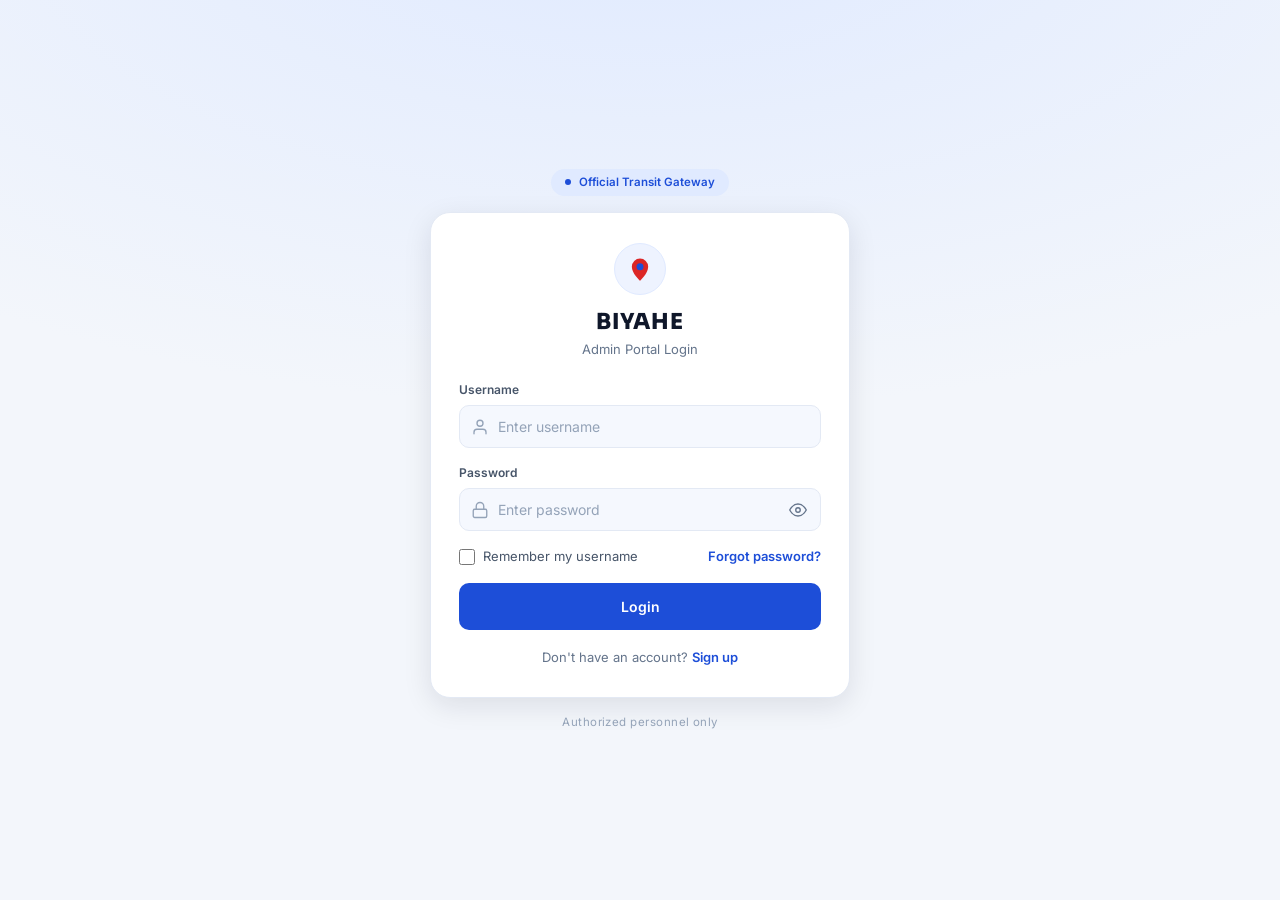
<file: index.html>
<!DOCTYPE html>
<html lang="en">
<head>
  <meta charset="UTF-8" />
  <meta name="viewport" content="width=device-width, initial-scale=1.0" />
  <title>BIYAHE - Login</title>
  <link rel="preconnect" href="https://fonts.googleapis.com" />
  <link href="https://fonts.googleapis.com/css2?family=Sora:wght@600;700;800&family=Inter:wght@400;500;600;700&display=swap" rel="stylesheet" />
  <link rel="stylesheet" href="base.css" />
  <link rel="stylesheet" href="auth.css" />
</head>
<body>
<div class="auth-shell"><div class="auth-wrap">
  <div class="auth-pill"><span class="dot"></span>Official Transit Gateway</div>
  <div class="auth-card">
    <div class="auth-head">
      <div class="auth-logo"><svg viewBox="0 0 24 24"><path d="M12 22s7-6.2 7-12a7 7 0 0 0-14 0c0 5.8 7 12 7 12z" fill="#dc2626"/><circle cx="12" cy="10" r="3" fill="#1d4ed8"/></svg></div>
      <div class="auth-title">BIYAHE</div>
      <p class="auth-sub">Admin Portal Login</p>
    </div>

    <form class="auth-form" id="loginForm" novalidate>
      <div id="errorMsg" class="msg error"></div>
      <div id="successMsg" class="msg success">Login successful. Redirecting...</div>

      <div class="field">
        <label for="username">Username</label>
        <div class="input-wrap"><svg class="icon" viewBox="0 0 24 24" aria-hidden="true"><path d="M20 21v-2a4 4 0 0 0-4-4H8a4 4 0 0 0-4 4v2"/><circle cx="12" cy="7" r="4"/></svg><input class="input" type="text" id="username" placeholder="Enter username" autocomplete="username" required /></div>
      </div>
      <div class="field">
        <label for="password">Password</label>
        <div class="input-wrap has-toggle"><svg class="icon" viewBox="0 0 24 24" aria-hidden="true"><rect x="3" y="11" width="18" height="11" rx="2"/><path d="M7 11V7a5 5 0 0 1 10 0v4"/></svg><input class="input" type="password" id="password" placeholder="Enter password" autocomplete="current-password" required /><button type="button" class="pw-toggle" data-toggle="password" aria-label="Show or hide password"><svg class="icon" viewBox="0 0 24 24" aria-hidden="true"><path d="M1 12s4-8 11-8 11 8 11 8-4 8-11 8-11-8-11-8z"/><circle cx="12" cy="12" r="3"/></svg></button></div>
      </div>
      <div class="row-between"><label class="check"><input type="checkbox" id="remember" />Remember my username</label><a href="forgot-password.html" class="link-sm">Forgot password?</a></div>

      <button type="submit" class="btn btn-primary" id="loginBtn"><span class="label">Login</span><div class="spinner"></div></button>
    </form>

    <div class="status-panel" id="statusPanel">
      <div class="sp-icon" id="spIcon"></div>
      <h3 id="spTitle"></h3>
      <p id="spText"></p>
      <span class="chip" id="spBadge"></span><br/>
      <button class="btn btn-primary" id="spBack" type="button">Back to Login</button>
    </div>

    <p class="auth-foot" id="loginFoot">Don't have an account? <a href="signup.html">Sign up</a></p>
  </div>
  <p class="trust">Authorized personnel only</p>
</div></div>

<script src="api-config.js"></script>
<script>
(function () { try { document.documentElement.setAttribute('data-theme', localStorage.getItem('biyahe-theme') || 'light'); } catch (e) {} })();
const EYE = '<path d="M1 12s4-8 11-8 11 8 11 8-4 8-11 8-11-8-11-8z"/><circle cx="12" cy="12" r="3"/>', EYEOFF = '<path d="M17.94 17.94A10.07 10.07 0 0 1 12 20c-7 0-11-8-11-8a18.45 18.45 0 0 1 5.06-5.94"/><path d="M9.9 4.24A9.12 9.12 0 0 1 12 4c7 0 11 8 11 8a18.5 18.5 0 0 1-2.16 3.19"/><line x1="1" y1="1" x2="23" y2="23"/>';
document.querySelectorAll('[data-toggle]').forEach(btn => btn.addEventListener('click', () => {
  const input = document.getElementById(btn.dataset.toggle);
  const hidden = input.type === 'password';
  input.type = hidden ? 'text' : 'password';
  btn.querySelector('svg').innerHTML = hidden ? EYEOFF : EYE;
}));
const STATUS_ICONS = { waiting: '<circle cx="12" cy="12" r="10"/><polyline points="12 6 12 12 16 14"/>', blocked: '<circle cx="12" cy="12" r="10"/><line x1="4.93" y1="4.93" x2="19.07" y2="19.07"/>' };
function setIcon(el, kind) { el.innerHTML = '<svg viewBox="0 0 24 24" fill="none" stroke="currentColor" stroke-width="1.8" stroke-linecap="round" stroke-linejoin="round">' + STATUS_ICONS[kind] + '</svg>'; }

function showStatusPanel(blocked) {
  const p = document.getElementById('statusPanel');
  p.className = 'status-panel show ' + (blocked ? 'blocked' : 'waiting');
  setIcon(document.getElementById('spIcon'), blocked ? 'blocked' : 'waiting');
  document.getElementById('spTitle').textContent = blocked ? 'Account blocked' : 'Waiting for approval';
  document.getElementById('spText').textContent = blocked
    ? 'A superadmin has blocked this account. Contact a superadmin if you think this is a mistake.'
    : 'Your account has been created, but a superadmin has not approved it yet. You can log in once it is approved.';
  const b = document.getElementById('spBadge');
  b.className = 'chip ' + (blocked ? 'chip-danger' : 'chip-warn');
  b.textContent = 'Status: ' + (blocked ? 'Blocked' : 'Waiting Approval');
  document.getElementById('loginForm').style.display = 'none';
  document.getElementById('loginFoot').style.display = 'none';
}
document.getElementById('spBack').addEventListener('click', () => {
  document.getElementById('statusPanel').className = 'status-panel';
  document.getElementById('loginForm').style.display = '';
  document.getElementById('loginFoot').style.display = '';
});

document.getElementById('loginForm').addEventListener('submit', async event => {
  event.preventDefault();
  const username = document.getElementById('username').value.trim();
  const password = document.getElementById('password').value;
  const err = document.getElementById('errorMsg'), ok = document.getElementById('successMsg');
  const form = document.getElementById('loginForm'), btn = document.getElementById('loginBtn');
  err.classList.remove('show'); ok.classList.remove('show');
  if (!username || !password) { err.textContent = 'Enter your username and password.'; err.classList.add('show'); return; }

  form.classList.add('submitting'); btn.disabled = true;
  try {
    const res = await fetch(`${API_BASE}/api/admin/login`, {
      method: 'POST', credentials: 'include', headers: { 'Content-Type': 'application/json' }, body: JSON.stringify({ username, password })
    });
    let result = {};
    try { result = await res.json(); } catch (e) {}

    if (res.status === 403) { showStatusPanel(/blocked/i.test(result.message || '')); return; }
    if (result.success) {
      try { sessionStorage.setItem('biyahe_admin_role', (result.admin && result.admin.role) || 'admin'); } catch (e) {}
      if (document.getElementById('remember').checked) localStorage.setItem('biyahe_user', username);
      else localStorage.removeItem('biyahe_user');
      ok.classList.add('show');
      setTimeout(() => { window.location.href = 'dashboard.html'; }, 700);
      return;
    }
    err.textContent = result.message || 'Invalid username or password.'; err.classList.add('show');
  } catch (e) {
    err.textContent = 'Could not reach the server. Please try again.'; err.classList.add('show');
  } finally {
    form.classList.remove('submitting'); btn.disabled = false;
  }
});

const remembered = localStorage.getItem('biyahe_user');
if (remembered) { document.getElementById('username').value = remembered; document.getElementById('remember').checked = true; }
</script>
</body>
</html>
</file>
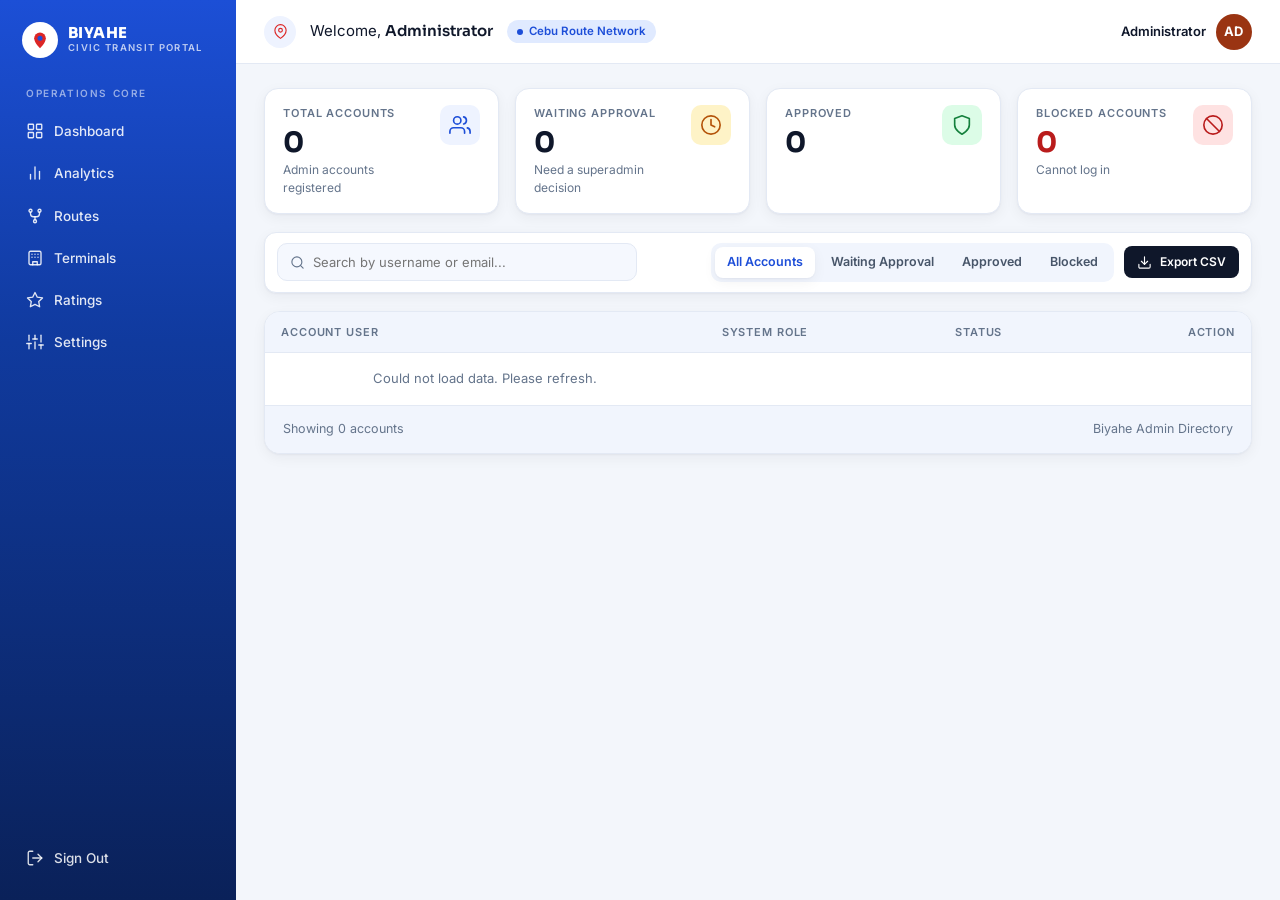
<file: accounts.html>
<!DOCTYPE html>
<html lang="en">
<head>
  <meta charset="UTF-8" />
  <meta name="viewport" content="width=device-width, initial-scale=1.0" />
  <title>BIYAHE - User Management</title>
  <link rel="preconnect" href="https://fonts.googleapis.com" />
  <link href="https://fonts.googleapis.com/css2?family=Sora:wght@600;700;800&family=Inter:wght@400;500;600;700&display=swap" rel="stylesheet" />
  <link rel="stylesheet" href="base.css" />
  <link rel="stylesheet" href="app_shell.css" />
  <link rel="stylesheet" href="accounts.css" />
  <script src="api-config.js"></script>
  <script src="shell.js"></script>
</head>
<body data-page="users">
<div class="app-shell">
  <aside id="sidebarMount"></aside>
  <div class="app-main">
    <header id="topbarMount"></header>

    <main class="page">
      <section class="stat-grid">
        <div class="stat-card">
          <div><p class="stat-label">Total Accounts</p><p class="stat-value" id="cntTotal" data-skel>0</p><p class="stat-note">Admin accounts registered</p></div>
          <div class="stat-icon" data-icon="users"></div>
        </div>
        <div class="stat-card">
          <div><p class="stat-label">Waiting Approval</p><p class="stat-value" id="cntWaiting" data-skel>0</p><p class="stat-note">Need a superadmin decision</p></div>
          <div class="stat-icon amber" data-icon="clock"></div>
        </div>
        <div class="stat-card">
          <div><p class="stat-label">Approved</p><p class="stat-value" id="cntApproved" data-skel>0</p><p class="stat-note" id="cntApprovedNote" data-skel>&nbsp;</p></div>
          <div class="stat-icon green" data-icon="shield"></div>
        </div>
        <div class="stat-card">
          <div><p class="stat-label">Blocked Accounts</p><p class="stat-value" id="cntBlocked" style="color:var(--danger)" data-skel>0</p><p class="stat-note">Cannot log in</p></div>
          <div class="stat-icon red" data-icon="ban"></div>
        </div>
      </section>

      <section class="reset-card" id="resetCard" hidden>
        <div class="reset-head">
          <div class="reset-title"><span id="resetIcon"></span><h3>Password Reset Requests</h3><span class="chip chip-warn" id="resetCount">0</span></div>
          <p>These admins asked for a new password. Approving makes their requested password take effect; rejecting discards it. Confirm who is asking before you approve.</p>
        </div>
        <div id="resetList"></div>
      </section>

      <section class="acc-toolbar">
        <div class="search-box"></div>
        <div class="page-actions">
          <div class="seg" id="accTabs">
            <button class="is-active" data-filter="all">All Accounts</button>
            <button data-filter="Waiting Approval">Waiting Approval</button>
            <button data-filter="Approved">Approved</button>
            <button data-filter="Blocked">Blocked</button>
          </div>
          <button class="btn btn-dark btn-sm" id="exportBtn" type="button"></button>
        </div>
      </section>

      <section class="acc-table-card">
        <div class="table-wrap">
          <table class="data-table">
            <thead>
              <tr><th>Account User</th><th>System Role</th><th>Status</th><th class="right">Action</th></tr>
            </thead>
            <tbody id="accBody"><tr class="sk-wrap"><td><span class="sk-line" style="width:40%"></span></td><td><span class="sk-line" style="width:70%"></span></td><td><span class="sk-line" style="width:50%"></span></td><td><span class="sk-line" style="width:35%"></span></td></tr><tr class="sk-wrap"><td><span class="sk-line" style="width:40%"></span></td><td><span class="sk-line" style="width:70%"></span></td><td><span class="sk-line" style="width:50%"></span></td><td><span class="sk-line" style="width:35%"></span></td></tr><tr class="sk-wrap"><td><span class="sk-line" style="width:40%"></span></td><td><span class="sk-line" style="width:70%"></span></td><td><span class="sk-line" style="width:50%"></span></td><td><span class="sk-line" style="width:35%"></span></td></tr><tr class="sk-wrap"><td><span class="sk-line" style="width:40%"></span></td><td><span class="sk-line" style="width:70%"></span></td><td><span class="sk-line" style="width:50%"></span></td><td><span class="sk-line" style="width:35%"></span></td></tr><tr class="sk-wrap"><td><span class="sk-line" style="width:40%"></span></td><td><span class="sk-line" style="width:70%"></span></td><td><span class="sk-line" style="width:50%"></span></td><td><span class="sk-line" style="width:35%"></span></td></tr></tbody>
          </table>
        </div>
        <div class="table-foot"><span id="showingNote">Showing 0 accounts</span><span>Biyahe Admin Directory</span></div>
      </section>
    </main>
  </div>
</div>

<script>
const { api, escapeHtml, showToast, icon, initials, roleLabel, exportCsv } = Biyahe;

let me = null;
let admins = [];
let filter = 'all';
let resets = [];

document.querySelectorAll('[data-icon]').forEach(el => { el.innerHTML = icon(el.dataset.icon, 'lg'); });
document.getElementById('resetIcon').innerHTML = icon('lock');
document.getElementById('exportBtn').innerHTML = icon('download', 'sm') + '<span>Export CSV</span>';
document.querySelector('.search-box').innerHTML = icon('search', 'sm') + '<input type="text" id="accSearch" placeholder="Search by username or email..." />';

function statusChip(s) {
  if (s === 'Approved') return '<span class="chip chip-success"><span class="dot"></span>Approved</span>';
  if (s === 'Blocked') return '<span class="chip chip-solid-danger"><span class="dot"></span>Blocked</span>';
  return '<span class="chip chip-warn"><span class="dot"></span>Waiting Approval</span>';
}

function visibleRows() {
  const q = document.getElementById('accSearch').value.trim().toLowerCase();
  return admins.filter(a =>
    (filter === 'all' || a.status === filter) &&
    (!q || a.username.toLowerCase().includes(q) || a.email.toLowerCase().includes(q)));
}

function render() {
  const count = s => admins.filter(a => a.status === s).length;
  document.getElementById('cntTotal').textContent = admins.length;
  document.getElementById('cntWaiting').textContent = count('Waiting Approval');
  document.getElementById('cntApproved').textContent = count('Approved');
  document.getElementById('cntBlocked').textContent = count('Blocked');
  document.getElementById('cntApprovedNote').textContent = admins.length ? (count('Approved') / admins.length * 100).toFixed(1) + '% in good standing' : ' ';

  const rows = visibleRows();
  document.getElementById('showingNote').textContent = `Showing ${rows.length} account${rows.length === 1 ? '' : 's'}`;
  const body = document.getElementById('accBody');
  if (!rows.length) {
    body.innerHTML = `<tr><td colspan="4" class="empty">${filter === 'Waiting Approval' ? 'No accounts are waiting for approval.' : 'No accounts match.'}</td></tr>`;
    return;
  }

  body.innerHTML = rows.map(a => {
    const self = me && a.admin_id === me.admin_id;
    const tone = a.status === 'Blocked' ? 'blocked' : a.status === 'Waiting Approval' ? 'waiting' : '';
    let actions = '';
    if (self) {
      actions = '<span class="chip chip-muted">This is you</span>';
    } else {
      if (a.status === 'Waiting Approval') {
        actions += `<button class="btn btn-success btn-sm" data-act="status" data-id="${a.admin_id}" data-value="Approved">Approve</button>`;
        actions += `<button class="btn btn-danger btn-sm" data-act="status" data-id="${a.admin_id}" data-value="Blocked" data-reject="1">Reject</button>`;
      } else if (a.status === 'Approved') {
        actions += a.role === 'superadmin'
          ? `<button class="btn btn-outline btn-sm" data-act="role" data-id="${a.admin_id}" data-value="admin">Make Admin</button>`
          : `<button class="btn btn-outline btn-sm" data-act="role" data-id="${a.admin_id}" data-value="superadmin">Make Super Admin</button>`;
        actions += `<button class="btn btn-danger btn-sm" data-act="status" data-id="${a.admin_id}" data-value="Blocked">Block</button>`;
      } else {
        actions += `<button class="btn btn-outline btn-sm" data-act="status" data-id="${a.admin_id}" data-value="Approved">Unblock</button>`;
      }
    }
    return `<tr class="${a.status === 'Blocked' ? 'row-blocked' : ''}">
      <td><div class="user-cell"><div class="user-avatar ${tone}">${escapeHtml(initials(a.username))}</div>
        <div><div class="user-name">${escapeHtml(a.username)}</div><div class="user-handle">${escapeHtml(a.email)}</div></div></div></td>
      <td><span class="role-chip ${a.role === 'superadmin' ? 'super' : ''}">${escapeHtml(roleLabel(a.role))}</span></td>
      <td>${statusChip(a.status)}</td>
      <td class="right"><div class="row-actions">${actions}</div></td>
    </tr>`;
  }).join('');
}

function fmtWhen(iso) {
  if (!iso) return '';
  const d = new Date(iso);
  return isNaN(d) ? '' : d.toLocaleString(undefined, { dateStyle: 'medium', timeStyle: 'short' });
}

function renderResets() {
  const card = document.getElementById('resetCard');
  card.hidden = resets.length === 0;
  document.getElementById('resetCount').textContent = resets.length + ' pending';
  document.getElementById('resetList').innerHTML = resets.map(a => {
    const self = me && a.admin_id === me.admin_id;
    const actions = self
      ? '<span class="chip chip-muted">Another superadmin must decide</span>'
      : `<button class="btn btn-success btn-sm" data-reset="approve" data-id="${a.admin_id}">Approve</button>
         <button class="btn btn-danger btn-sm" data-reset="reject" data-id="${a.admin_id}">Reject</button>`;
    return `<div class="reset-row">
      <div class="user-cell"><div class="user-avatar waiting">${escapeHtml(initials(a.username))}</div>
        <div><div class="user-name">${escapeHtml(a.username)} <span class="role-chip ${a.role === 'superadmin' ? 'super' : ''}">${escapeHtml(roleLabel(a.role))}</span></div>
        <div class="user-handle">${escapeHtml(a.email)}${a.password_reset_requested_at ? ' &middot; requested ' + escapeHtml(fmtWhen(a.password_reset_requested_at)) : ''}</div></div></div>
      <div class="row-actions">${actions}</div>
    </div>`;
  }).join('');
}

async function decideReset(id, action) {
  const a = resets.find(x => x.admin_id === id);
  if (!a) return;
  const msg = action === 'approve'
    ? `Approve the password reset for ${a.username}? Their requested password will replace the current one.`
    : `Reject the password reset for ${a.username}? Their current password stays as it is.`;
  if (!confirm(msg)) return;
  try {
    await api(`/api/admin/admins/${id}/password-reset`, { method: 'PUT', body: { action } });
    showToast(action === 'approve' ? `${a.username}'s new password is now active.` : `Reset request from ${a.username} rejected.`, 'success');
    await load();
  } catch (e) { showToast(e.message, 'error'); }
}

document.getElementById('resetList').addEventListener('click', e => {
  const b = e.target.closest('button[data-reset]'); if (!b) return;
  decideReset(Number(b.dataset.id), b.dataset.reset);
});

async function load() {
  try {
    const [data, rq] = await Promise.all([
      api('/api/admin/admins'),
      api('/api/admin/admins/password-requests').catch(() => ({ admins: [] }))
    ]);
    admins = data.admins || [];
    resets = rq.admins || [];
    renderResets();
    render();
  } catch (e) {
    document.getElementById('accBody').innerHTML = `<tr><td colspan="4" class="empty">${escapeHtml(e.message)}</td></tr>`;
  }
}

async function setStatus(id, status, isReject) {
  const a = admins.find(x => x.admin_id === id);
  if (!a) return;
  if (status === 'Blocked') {
    const verb = isReject ? 'Reject' : 'Block';
    if (!confirm(`${verb} ${a.username}? They will not be able to log in.`)) return;
  }
  try {
    await api(`/api/admin/admins/${id}/status`, { method: 'PUT', body: { status } });
    showToast(`${a.username} is now ${status}.`, 'success');
    await load();
  } catch (e) { showToast(e.message, 'error'); }
}

async function setRole(id, role) {
  const a = admins.find(x => x.admin_id === id);
  if (!a) return;
  if (!confirm(`Change ${a.username} to ${roleLabel(role)}?`)) return;
  try {
    await api(`/api/admin/admins/${id}/role`, { method: 'PUT', body: { role } });
    showToast(`${a.username} is now ${roleLabel(role)}.`, 'success');
    await load();
  } catch (e) { showToast(e.message, 'error'); }
}

document.getElementById('accBody').addEventListener('click', e => {
  const b = e.target.closest('button[data-act]'); if (!b) return;
  const id = Number(b.dataset.id);
  if (b.dataset.act === 'status') setStatus(id, b.dataset.value, !!b.dataset.reject);
  else setRole(id, b.dataset.value);
});

document.getElementById('accTabs').addEventListener('click', e => {
  const b = e.target.closest('button'); if (!b) return;
  document.querySelectorAll('#accTabs button').forEach(x => x.classList.toggle('is-active', x === b));
  filter = b.dataset.filter; render();
});
document.getElementById('accSearch').addEventListener('input', render);

document.getElementById('exportBtn').addEventListener('click', () => {
  exportCsv('admin-accounts', visibleRows(), [
    { header: 'Admin ID', value: a => a.admin_id },
    { header: 'Username', value: a => a.username },
    { header: 'Email', value: a => a.email },
    { header: 'Role', value: a => a.role },
    { header: 'Status', value: a => a.status }
  ]);
});

Biyahe.ready.then(admin => {
  me = admin;
  if (admin.role !== 'superadmin') { window.location.href = 'dashboard.html'; return; }
  load();
});
</script>
</body>
</html>
</file>
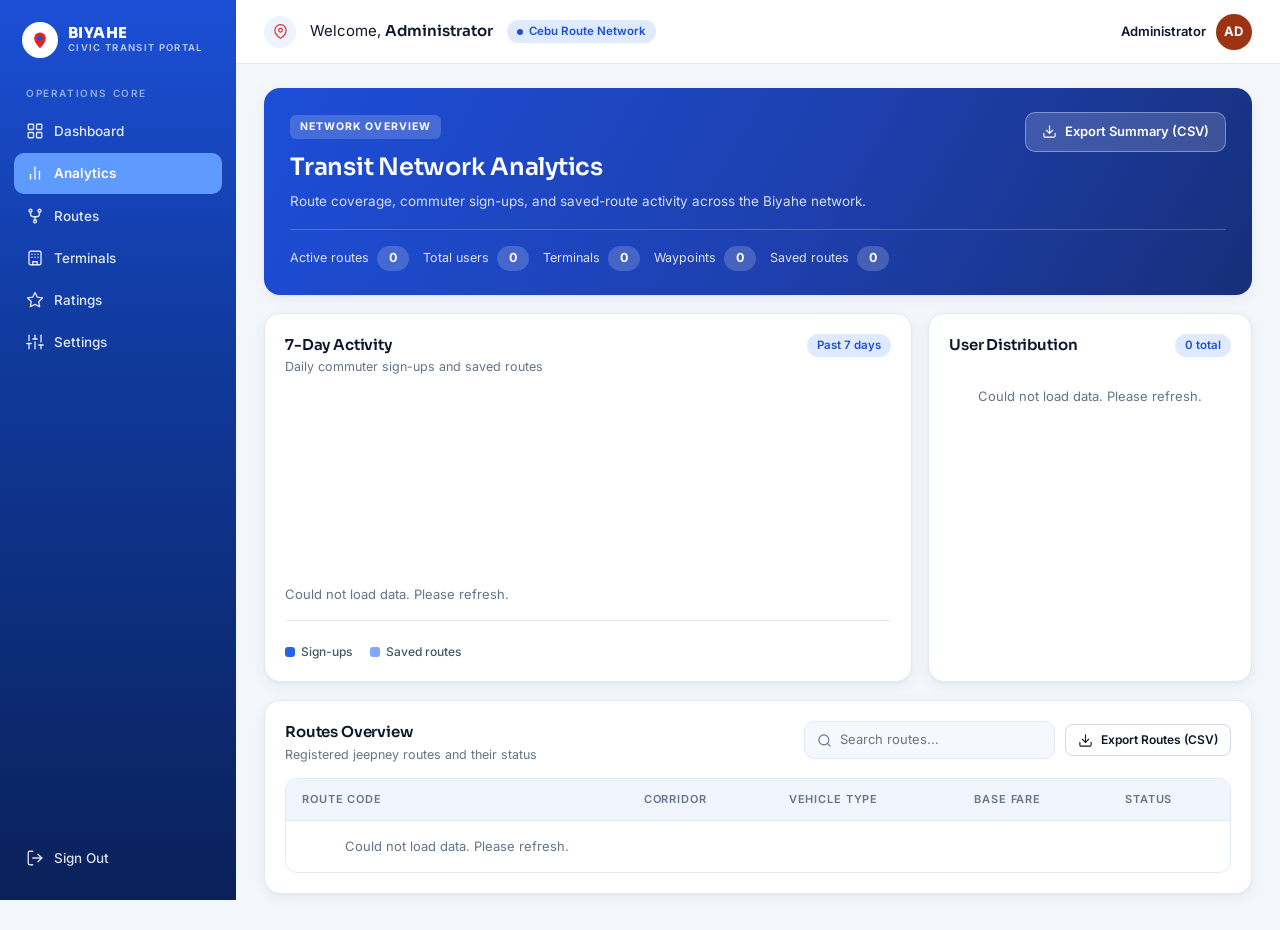
<file: analytics.html>
<!DOCTYPE html>
<html lang="en">
<head>
  <meta charset="UTF-8" />
  <meta name="viewport" content="width=device-width, initial-scale=1.0" />
  <title>BIYAHE - Analytics</title>
  <link rel="preconnect" href="https://fonts.googleapis.com" />
  <link href="https://fonts.googleapis.com/css2?family=Sora:wght@600;700;800&family=Inter:wght@400;500;600;700&display=swap" rel="stylesheet" />
  <link rel="stylesheet" href="base.css" />
  <link rel="stylesheet" href="app_shell.css" />
  <link rel="stylesheet" href="analytics.css" />
  <script src="api-config.js"></script>
  <script src="shell.js"></script>
</head>
<body data-page="analytics">
<div class="app-shell">
  <aside id="sidebarMount"></aside>
  <div class="app-main">
    <header id="topbarMount"></header>

    <main class="page">
      <section class="hero">
        <div class="hero-top">
          <div>
            <span class="tag">NETWORK OVERVIEW</span>
            <h1>Transit Network Analytics</h1>
            <p class="lead">Route coverage, commuter sign-ups, and saved-route activity across the Biyahe network.</p>
          </div>
          <button class="btn btn-light" id="exportSummaryBtn" type="button"></button>
        </div>
        <div class="hero-chips">
          <span class="hero-chip">Active routes <b id="h-active" data-skel>0</b></span>
          <span class="hero-chip">Total users <b id="h-users" data-skel>0</b></span>
          <span class="hero-chip">Terminals <b id="h-terminals" data-skel>0</b></span>
          <span class="hero-chip">Waypoints <b id="h-waypoints" data-skel>0</b></span>
          <span class="hero-chip">Saved routes <b id="h-saved" data-skel>0</b></span>
        </div>
      </section>

      <section class="analytics-split">
        <div class="panel">
          <div class="panel-head">
            <div><h3>7-Day Activity</h3><p class="sub">Daily commuter sign-ups and saved routes</p></div>
            <span class="chip">Past 7 days</span>
          </div>
          <div class="bar-chart" id="trendBarChart"><div class="sk-wrap sk-bars" style="width:100%"><span class="sk-block" style="height:45%"></span><span class="sk-block" style="height:70%"></span><span class="sk-block" style="height:35%"></span><span class="sk-block" style="height:85%"></span><span class="sk-block" style="height:60%"></span><span class="sk-block" style="height:25%"></span><span class="sk-block" style="height:50%"></span></div></div>
          <div class="bar-labels" id="trendLabels"></div>
          <div class="chart-legend">
            <span><i style="background:var(--primary-500)"></i>Sign-ups</span>
            <span><i style="background:var(--primary-300)"></i>Saved routes</span>
          </div>
        </div>

        <div class="panel">
          <div class="panel-head">
            <div><h3>User Distribution</h3></div>
            <span class="chip" id="total-users-pill" data-skel>0 total</span>
          </div>
          <div id="userDistributionContainer"><div class="sk-wrap"><div class="sk-donut sk-block"></div><div class="sk-list-sm" style="margin-top:14px"><span class="sk-line" style="width:80%"></span><span class="sk-line" style="width:65%"></span></div></div></div>
        </div>
      </section>

      <section class="panel">
        <div class="panel-head">
          <div><h3>Routes Overview</h3><p class="sub">Registered jeepney routes and their status</p></div>
          <div class="page-actions">
            <div class="search-box"></div>
            <button class="btn btn-outline btn-sm" id="exportRoutesBtn" type="button"></button>
          </div>
        </div>
        <div class="route-table-wrap">
          <table class="data-table">
            <thead>
              <tr><th>Route Code</th><th>Corridor</th><th>Vehicle Type</th><th>Base Fare</th><th>Status</th></tr>
            </thead>
            <tbody id="routesTableBody"><tr class="sk-wrap"><td><span class="sk-line" style="width:40%"></span></td><td><span class="sk-line" style="width:70%"></span></td><td><span class="sk-line" style="width:50%"></span></td><td><span class="sk-line" style="width:35%"></span></td><td><span class="sk-line" style="width:45%"></span></td></tr><tr class="sk-wrap"><td><span class="sk-line" style="width:40%"></span></td><td><span class="sk-line" style="width:70%"></span></td><td><span class="sk-line" style="width:50%"></span></td><td><span class="sk-line" style="width:35%"></span></td><td><span class="sk-line" style="width:45%"></span></td></tr><tr class="sk-wrap"><td><span class="sk-line" style="width:40%"></span></td><td><span class="sk-line" style="width:70%"></span></td><td><span class="sk-line" style="width:50%"></span></td><td><span class="sk-line" style="width:35%"></span></td><td><span class="sk-line" style="width:45%"></span></td></tr><tr class="sk-wrap"><td><span class="sk-line" style="width:40%"></span></td><td><span class="sk-line" style="width:70%"></span></td><td><span class="sk-line" style="width:50%"></span></td><td><span class="sk-line" style="width:35%"></span></td><td><span class="sk-line" style="width:45%"></span></td></tr><tr class="sk-wrap"><td><span class="sk-line" style="width:40%"></span></td><td><span class="sk-line" style="width:70%"></span></td><td><span class="sk-line" style="width:50%"></span></td><td><span class="sk-line" style="width:35%"></span></td><td><span class="sk-line" style="width:45%"></span></td></tr></tbody>
          </table>
        </div>
      </section>
    </main>
  </div>
</div>

<script>
const { api, escapeHtml, showToast, icon, peso, exportCsv } = Biyahe;

let cachedRoutes = [];
let lastAnalytics = null;

document.getElementById('exportSummaryBtn').innerHTML = icon('download', 'sm') + '<span>Export Summary (CSV)</span>';
document.getElementById('exportRoutesBtn').innerHTML = icon('download', 'sm') + '<span>Export Routes (CSV)</span>';
document.querySelector('.search-box').innerHTML = icon('search', 'sm') + '<input type="text" id="routeSearch" placeholder="Search routes..." />';

async function loadAnalytics() {
  try {
    const [data, routes] = await Promise.all([api('/api/analytics'), api('/api/routes')]);
    lastAnalytics = data;
    renderHero(data.stats);
    renderUserDistribution(data.user_distribution, data.stats.total_people);
    renderTrend(data.trend);
    cachedRoutes = Array.isArray(routes) ? routes : (routes.routes || []);
    renderRoutesTable(cachedRoutes);
  } catch (err) {
    showToast(err.message, 'error');
    document.getElementById('routesTableBody').innerHTML = '<tr><td colspan="5" class="empty">Could not load analytics.</td></tr>';
  }
}

function renderHero(s) {
  document.getElementById('h-active').textContent = s.active_routes.toLocaleString();
  document.getElementById('h-users').textContent = s.total_people.toLocaleString();
  document.getElementById('h-terminals').textContent = s.total_terminals.toLocaleString();
  document.getElementById('h-waypoints').textContent = s.total_waypoints.toLocaleString();
  document.getElementById('h-saved').textContent = (s.total_saved_routes || 0).toLocaleString();
}

function renderUserDistribution(dist, total) {
  const box = document.getElementById('userDistributionContainer');
  document.getElementById('total-users-pill').textContent = `${total.toLocaleString()} total`;
  if (!total) { box.innerHTML = '<p class="empty-note" style="text-align:center;color:var(--text-muted);padding:20px 0;">No users registered yet.</p>'; return; }

  const commuters = dist.commuters || 0, admins = dist.admins || 0;
  const C = 2 * Math.PI * 40;
  const cd = (commuters / total) * C, ad = (admins / total) * C;
  const pct = n => (n / total * 100).toFixed(1) + '%';

  box.innerHTML = `
    <div class="donut-body">
      <div class="donut-wrap">
        <svg class="donut-svg" viewBox="0 0 100 100">
          <circle cx="50" cy="50" r="40" fill="none" stroke="var(--bg-soft)" stroke-width="22" />
          <circle class="donut-seg commuters" cx="50" cy="50" r="40" stroke-dasharray="${cd} ${C - cd}" stroke-dashoffset="0" />
          <circle class="donut-seg admins" cx="50" cy="50" r="40" stroke-dasharray="${ad} ${C - ad}" stroke-dashoffset="${-cd}" />
        </svg>
        <div class="donut-center"><div class="v">${total.toLocaleString()}</div><div class="t">Total</div></div>
      </div>
      <div class="legend-list">
        <div class="legend-item"><span class="l"><i style="background:var(--primary-500)"></i>Commuters</span><span class="r">${commuters.toLocaleString()} (${pct(commuters)})</span></div>
        <div class="legend-item"><span class="l"><i style="background:#f59e0b"></i>Admins</span><span class="r">${admins.toLocaleString()} (${pct(admins)})</span></div>
      </div>
    </div>`;
}

function renderTrend(trend) {
  const chart = document.getElementById('trendBarChart');
  const labels = document.getElementById('trendLabels');
  const max = Math.max(...trend.signups, ...trend.saved_routes, 1);
  chart.innerHTML = trend.labels.map((label, i) => {
    const s = trend.signups[i] || 0, v = trend.saved_routes[i] || 0;
    const sh = Math.max(Math.round(s / max * 100), 3), vh = Math.max(Math.round(v / max * 100), 3);
    return `<div class="bar-group"><div class="bar-stack">
      <div class="bar signups" style="height:${sh}%" title="${escapeHtml(label)} - sign-ups: ${s}"></div>
      <div class="bar saved" style="height:${vh}%" title="${escapeHtml(label)} - saved routes: ${v}"></div>
    </div></div>`;
  }).join('');
  labels.innerHTML = trend.labels.map(l => `<span>${escapeHtml(l)}</span>`).join('');
}

function statusChip(status) {
  return status === 'Active'
    ? '<span class="chip chip-success"><span class="dot"></span>Active</span>'
    : '<span class="chip chip-muted"><span class="dot"></span>Inactive</span>';
}

function renderRoutesTable(routes) {
  const tbody = document.getElementById('routesTableBody');
  if (!routes.length) { tbody.innerHTML = '<tr><td colspan="5" class="empty">No routes found.</td></tr>'; return; }
  tbody.innerHTML = routes.map(r => `
    <tr>
      <td><span class="code-badge">${escapeHtml(r.route_code)}</span></td>
      <td><strong>${escapeHtml(r.origin_name)}</strong> to <strong>${escapeHtml(r.destination_name)}</strong></td>
      <td>${escapeHtml(r.vehicle_type)}</td>
      <td>${peso(r.base_fare)}</td>
      <td>${statusChip(r.status)}</td>
    </tr>`).join('');
}

function filteredRoutes() {
  const q = document.getElementById('routeSearch').value.trim().toLowerCase();
  if (!q) return cachedRoutes;
  return cachedRoutes.filter(r => [r.route_code, r.origin_name, r.destination_name, r.vehicle_type, r.status]
    .some(v => String(v || '').toLowerCase().includes(q)));
}

document.getElementById('routeSearch').addEventListener('input', () => renderRoutesTable(filteredRoutes()));

const routeColumns = [
  { header: 'Route Code', value: r => r.route_code },
  { header: 'Origin', value: r => r.origin_name },
  { header: 'Destination', value: r => r.destination_name },
  { header: 'Vehicle Type', value: r => r.vehicle_type },
  { header: 'Base Fare (PHP)', value: r => r.base_fare },
  { header: 'Status', value: r => r.status }
];
document.getElementById('exportRoutesBtn').addEventListener('click', () => exportCsv('routes-overview', filteredRoutes(), routeColumns));

document.getElementById('exportSummaryBtn').addEventListener('click', () => {
  if (!lastAnalytics) { showToast('Data is still loading.', 'error'); return; }
  const s = lastAnalytics.stats, t = lastAnalytics.trend;
  const rows = [
    ...Object.entries({
      'Total routes': s.total_routes, 'Active routes': s.active_routes, 'Inactive routes': s.inactive_routes,
      'Terminals': s.total_terminals, 'Waypoints': s.total_waypoints,
      'Commuters': s.total_users, 'Admins': s.total_admins, 'Saved routes': s.total_saved_routes
    }).map(([k, v]) => ({ section: 'Summary', label: k, signups: v, saved: '' })),
    ...t.labels.map((l, i) => ({ section: '7-day trend', label: l, signups: t.signups[i], saved: t.saved_routes[i] }))
  ];
  exportCsv('analytics-summary', rows, [
    { header: 'Section', value: r => r.section },
    { header: 'Item / Day', value: r => r.label },
    { header: 'Value / Sign-ups', value: r => r.signups },
    { header: 'Saved Routes', value: r => r.saved }
  ]);
});

Biyahe.ready.then(loadAnalytics);
</script>
</body>
</html>
</file>
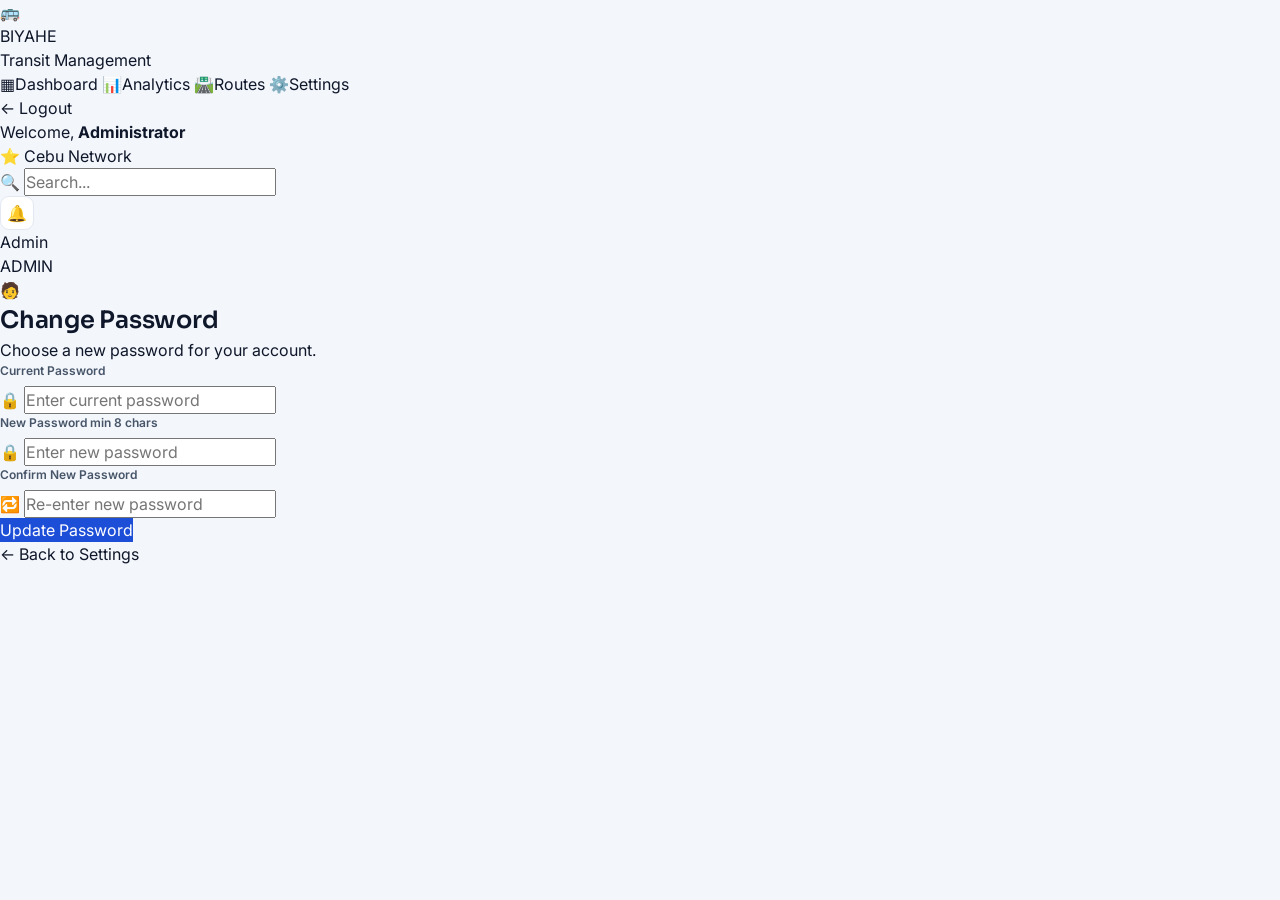
<file: change-password.html>
<!DOCTYPE html>
<html lang="en">
<head>
  <meta charset="UTF-8" />
  <meta name="viewport" content="width=device-width, initial-scale=1.0" />
  <title>BIYAHE — Change Password</title>
  <link rel="preconnect" href="https://fonts.googleapis.com" />
  <link href="https://fonts.googleapis.com/css2?family=Sora:wght@600;700;800&family=Inter:wght@400;500;600;700&display=swap" rel="stylesheet" />
  <link rel="stylesheet" href="base.css" />
  <style>
    .change-form .btn-primary {
      position: relative;
      overflow: hidden;
    }
    .change-form .btn-primary::after {
      content: '';
      position: absolute;
      inset: 0;
      background: linear-gradient(90deg, transparent, rgba(255,255,255,0.2), transparent);
      transform: translateX(-100%);
      transition: transform 0.6s;
    }
    .change-form .btn-primary:hover::after {
      transform: translateX(100%);
    }
    .loading-spinner {
      display: none;
      width: 20px;
      height: 20px;
      border: 3px solid var(--brown-200);
      border-top-color: var(--brown-500);
      border-radius: 50%;
      animation: spin 0.8s linear infinite;
      margin: 0 auto;
    }
    .change-form.submitting .btn-primary span { display: none; }
    .change-form.submitting .loading-spinner { display: block; }
    .change-form .error-msg {
      display: none;
      background: #fef0ed;
      color: #d32f2f;
      padding: 10px 14px;
      border-radius: var(--radius-sm);
      font-size: 13px;
      margin-bottom: 16px;
      border-left: 3px solid #d32f2f;
    }
    .change-form .error-msg.show { display: block; animation: shake 0.5s ease; }
    .change-form .success-msg {
      display: none;
      background: #e8f5e9;
      color: #2e7d32;
      padding: 10px 14px;
      border-radius: var(--radius-sm);
      font-size: 13px;
      margin-bottom: 16px;
      border-left: 3px solid #2e7d32;
    }
    .change-form .success-msg.show { display: block; animation: fadeIn 0.4s ease; }
  </style>
</head>
<body>

<div class="app-shell">
  <aside class="sidebar">
    <div class="sidebar-brand">
      <div class="brand-mark-sm">🚌</div>
      <div>
        <p class="brand-name-sm">BIYAHE</p>
        <span class="brand-sub">Transit Management</span>
      </div>
    </div>
    <nav class="side-nav">
      <a href="dashboard.html" class="side-link"><span class="side-icon">▦</span>Dashboard</a>
      <a href="analytics.html" class="side-link"><span class="side-icon">📊</span>Analytics</a>
      <a href="routes.html" class="side-link"><span class="side-icon">🛣️</span>Routes</a>
      <a href="settings.html" class="side-link is-active"><span class="side-icon">⚙️</span>Settings</a>
    </nav>
    <a href="index.html" class="side-logout">← Logout</a>
  </aside>

  <div class="app-main">
    <header class="topbar">
      <div class="topbar-welcome">
        <span class="lead">Welcome,</span>
        <strong>Administrator</strong>
      </div>
      <span class="region-badge">⭐ Cebu Network</span>
      <div class="topbar-search">
        🔍 <input type="text" placeholder="Search..." />
      </div>
      <button class="icon-btn">🔔</button>
      <a href="settings.html" class="admin-chip">
        <div>
          <p class="admin-name">Admin</p>
          <span class="admin-role">ADMIN</span>
        </div>
        <div class="avatar-circle">🧑</div>
      </a>
    </header>

    <main class="dash-content" style="justify-content:center; flex:1;">
      <div class="change-password-card">
        <h2>Change Password</h2>
        <p class="sub">Choose a new password for your account.</p>

        <form class="change-form" id="changeForm" onsubmit="return handleChange(event)">
          <div id="changeError" class="error-msg">⚠️ Passwords do not match!</div>
          <div id="changeSuccess" class="success-msg">✅ Password changed successfully!</div>
          
          <div class="field">
            <label for="current">Current Password</label>
            <div class="input-wrap">
              <span class="icon">🔒</span>
              <input type="password" id="current" name="current_password" placeholder="Enter current password" autocomplete="current-password" required />
            </div>
          </div>

          <div class="field">
            <label for="new">New Password <span class="req">min 8 chars</span></label>
            <div class="input-wrap">
              <span class="icon">🔒</span>
              <input type="password" id="new" name="new_password" placeholder="Enter new password" autocomplete="new-password" minlength="8" required />
            </div>
          </div>

          <div class="field">
            <label for="confirm">Confirm New Password</label>
            <div class="input-wrap">
              <span class="icon">🔁</span>
              <input type="password" id="confirm" name="confirm_password" placeholder="Re-enter new password" autocomplete="new-password" minlength="8" required />
            </div>
          </div>

          <button type="submit" class="btn-primary" id="changeBtn">
            <span>Update Password</span>
            <div class="loading-spinner"></div>
          </button>
        </form>

        <p class="divider-note"><a href="settings.html">← Back to Settings</a></p>
      </div>
    </main>
  </div>
</div>

<script>
function handleChange(event) {
  event.preventDefault();
  
  const current = document.getElementById('current').value;
  const newPass = document.getElementById('new').value;
  const confirm = document.getElementById('confirm').value;
  const errorMsg = document.getElementById('changeError');
  const successMsg = document.getElementById('changeSuccess');
  const form = document.getElementById('changeForm');
  const btn = document.getElementById('changeBtn');
  
  errorMsg.classList.remove('show');
  successMsg.classList.remove('show');
  
  if (newPass !== confirm) {
    errorMsg.classList.add('show');
    return false;
  }
  
  if (newPass.length < 8) {
    errorMsg.textContent = '⚠️ Password must be at least 8 characters!';
    errorMsg.classList.add('show');
    return false;
  }
  
  form.classList.add('submitting');
  btn.disabled = true;
  
  setTimeout(() => {
    successMsg.classList.add('show');
    form.classList.remove('submitting');
    btn.disabled = false;
    
    setTimeout(() => {
      window.location.href = 'settings.html';
    }, 1500);
  }, 1200);
  
  return false;
}
</script>

</body>
</html>
</file>
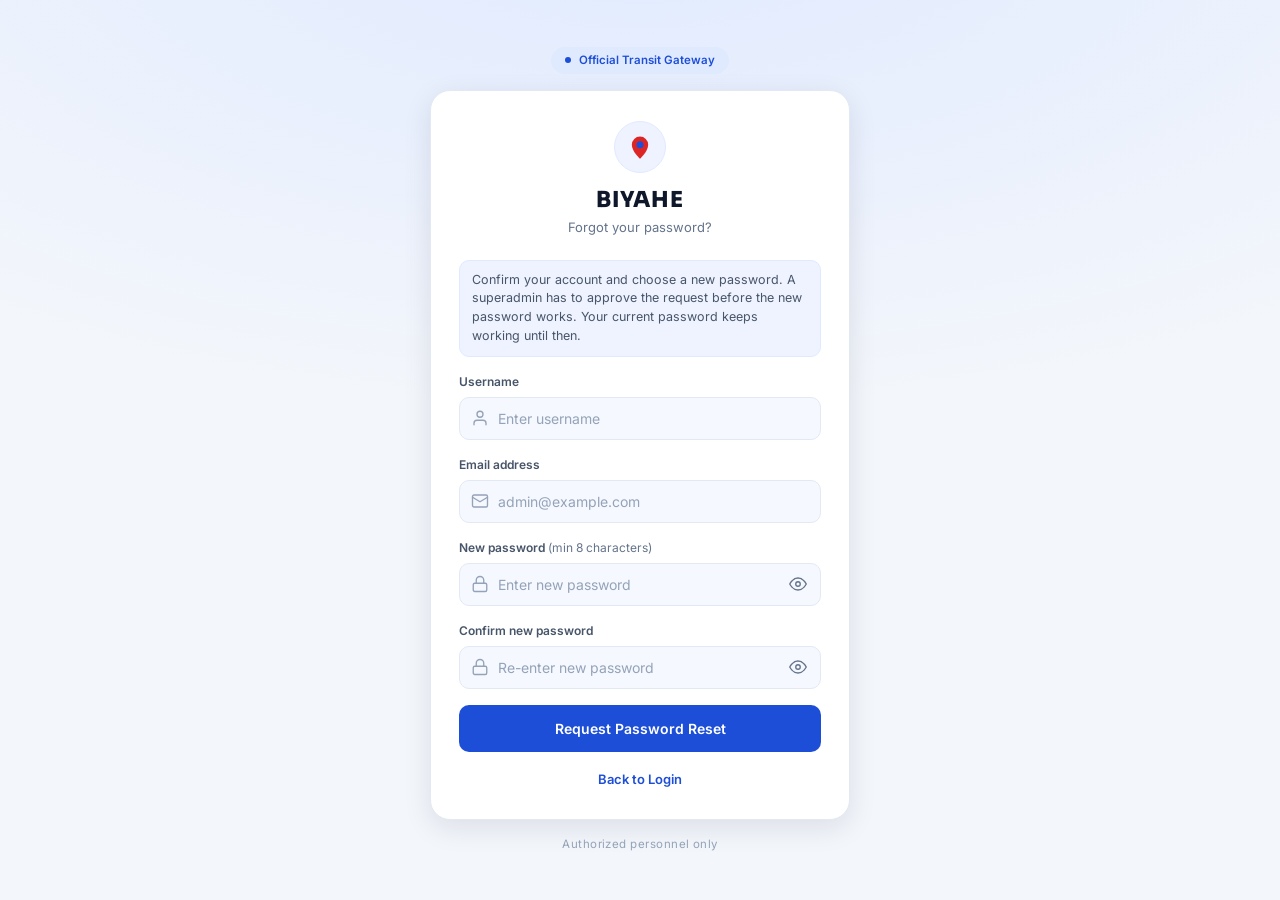
<file: forgot-password.html>
<!DOCTYPE html>
<html lang="en">
<head>
  <meta charset="UTF-8" />
  <meta name="viewport" content="width=device-width, initial-scale=1.0" />
  <title>BIYAHE - Forgot Password</title>
  <link rel="preconnect" href="https://fonts.googleapis.com" />
  <link href="https://fonts.googleapis.com/css2?family=Sora:wght@600;700;800&family=Inter:wght@400;500;600;700&display=swap" rel="stylesheet" />
  <link rel="stylesheet" href="base.css" />
  <link rel="stylesheet" href="auth.css" />
</head>
<body>
<div class="auth-shell"><div class="auth-wrap">
  <div class="auth-pill"><span class="dot"></span>Official Transit Gateway</div>
  <div class="auth-card">
    <div class="auth-head">
      <div class="auth-logo"><svg viewBox="0 0 24 24"><path d="M12 22s7-6.2 7-12a7 7 0 0 0-14 0c0 5.8 7 12 7 12z" fill="#dc2626"/><circle cx="12" cy="10" r="3" fill="#1d4ed8"/></svg></div>
      <div class="auth-title">BIYAHE</div>
      <p class="auth-sub">Forgot your password?</p>
    </div>

    <form class="auth-form" id="forgotForm" novalidate>
      <p class="note">Confirm your account and choose a new password. A superadmin has to approve the request before the new password works. Your current password keeps working until then.</p>
      <div id="errorMsg" class="msg error"></div>

      <div class="field">
        <label for="username">Username</label>
        <div class="input-wrap"><svg class="icon" viewBox="0 0 24 24" aria-hidden="true"><path d="M20 21v-2a4 4 0 0 0-4-4H8a4 4 0 0 0-4 4v2"/><circle cx="12" cy="7" r="4"/></svg><input class="input" type="text" id="username" placeholder="Enter username" autocomplete="username" required /></div>
      </div>
      <div class="field">
        <label for="email">Email address</label>
        <div class="input-wrap"><svg class="icon" viewBox="0 0 24 24" aria-hidden="true"><rect x="2" y="4" width="20" height="16" rx="2"/><path d="m22 7-10 6L2 7"/></svg><input class="input" type="email" id="email" placeholder="admin@example.com" autocomplete="email" required /></div>
      </div>
      <div class="field">
        <label for="newPassword">New password <span class="hint">(min 8 characters)</span></label>
        <div class="input-wrap has-toggle"><svg class="icon" viewBox="0 0 24 24" aria-hidden="true"><rect x="3" y="11" width="18" height="11" rx="2"/><path d="M7 11V7a5 5 0 0 1 10 0v4"/></svg><input class="input" type="password" id="newPassword" placeholder="Enter new password" autocomplete="new-password" required /><button type="button" class="pw-toggle" data-toggle="newPassword" aria-label="Show or hide password"><svg class="icon" viewBox="0 0 24 24" aria-hidden="true"><path d="M1 12s4-8 11-8 11 8 11 8-4 8-11 8-11-8-11-8z"/><circle cx="12" cy="12" r="3"/></svg></button></div>
      </div>
      <div class="field">
        <label for="confirmPassword">Confirm new password</label>
        <div class="input-wrap has-toggle"><svg class="icon" viewBox="0 0 24 24" aria-hidden="true"><rect x="3" y="11" width="18" height="11" rx="2"/><path d="M7 11V7a5 5 0 0 1 10 0v4"/></svg><input class="input" type="password" id="confirmPassword" placeholder="Re-enter new password" autocomplete="new-password" required /><button type="button" class="pw-toggle" data-toggle="confirmPassword" aria-label="Show or hide password"><svg class="icon" viewBox="0 0 24 24" aria-hidden="true"><path d="M1 12s4-8 11-8 11 8 11 8-4 8-11 8-11-8-11-8z"/><circle cx="12" cy="12" r="3"/></svg></button></div>
      </div>

      <button type="submit" class="btn btn-primary" id="submitBtn"><span class="label">Request Password Reset</span><div class="spinner"></div></button>
    </form>

    <div class="status-panel waiting" id="donePanel">
      <div class="sp-icon" id="doneIcon"></div>
      <h3>Request sent</h3>
      <p>If the details matched an approved admin account, your request is now waiting for a superadmin to approve it.</p>
      <p>Once it is approved, log in with your <strong>new</strong> password.</p>
      <span class="chip chip-warn">Status: Waiting Approval</span><br/>
      <a class="btn btn-primary" href="index.html">Back to Login</a>
    </div>

    <p class="auth-foot" id="foot"><a href="index.html">Back to Login</a></p>
  </div>
  <p class="trust">Authorized personnel only</p>
</div></div>

<script src="api-config.js"></script>
<script>
(function () { try { document.documentElement.setAttribute('data-theme', localStorage.getItem('biyahe-theme') || 'light'); } catch (e) {} })();
const EYE = '<path d="M1 12s4-8 11-8 11 8 11 8-4 8-11 8-11-8-11-8z"/><circle cx="12" cy="12" r="3"/>', EYEOFF = '<path d="M17.94 17.94A10.07 10.07 0 0 1 12 20c-7 0-11-8-11-8a18.45 18.45 0 0 1 5.06-5.94"/><path d="M9.9 4.24A9.12 9.12 0 0 1 12 4c7 0 11 8 11 8a18.5 18.5 0 0 1-2.16 3.19"/><line x1="1" y1="1" x2="23" y2="23"/>';
document.getElementById('doneIcon').innerHTML = '<svg viewBox="0 0 24 24" fill="none" stroke="currentColor" stroke-width="1.8" stroke-linecap="round" stroke-linejoin="round"><circle cx="12" cy="12" r="10"/><polyline points="12 6 12 12 16 14"/></svg>';
document.querySelectorAll('[data-toggle]').forEach(btn => btn.addEventListener('click', () => {
  const input = document.getElementById(btn.dataset.toggle);
  const hidden = input.type === 'password';
  input.type = hidden ? 'text' : 'password';
  btn.querySelector('svg').innerHTML = hidden ? EYEOFF : EYE;
}));

document.getElementById('forgotForm').addEventListener('submit', async event => {
  event.preventDefault();
  const username = document.getElementById('username').value.trim();
  const email = document.getElementById('email').value.trim();
  const pw = document.getElementById('newPassword').value;
  const cf = document.getElementById('confirmPassword').value;
  const err = document.getElementById('errorMsg'), form = document.getElementById('forgotForm'), btn = document.getElementById('submitBtn');
  err.classList.remove('show');
  const fail = m => { err.textContent = m; err.classList.add('show'); };
  if (!username || !email || !pw || !cf) return fail('Please fill in every field.');
  if (pw.length < 8) return fail('New password must be at least 8 characters.');
  if (pw !== cf) return fail('Passwords do not match.');

  form.classList.add('submitting'); btn.disabled = true;
  try {
    const res = await fetch(`${API_BASE}/api/admin/forgot-password`, {
      method: 'POST', credentials: 'include', headers: { 'Content-Type': 'application/json' },
      body: JSON.stringify({ username, email, new_password: pw, confirm_password: cf })
    });
    let result = {};
    try { result = await res.json(); } catch (e) {}
    if (result.success) {
      form.style.display = 'none';
      document.getElementById('foot').style.display = 'none';
      document.getElementById('donePanel').classList.add('show');
      return;
    }
    fail(result.message || (res.status === 422 ? 'Please check your details and try again.' : 'Could not send the request.'));
  } catch (e) {
    fail('Could not reach the server. Please try again.');
  } finally {
    form.classList.remove('submitting'); btn.disabled = false;
  }
});
</script>
</body>
</html>
</file>
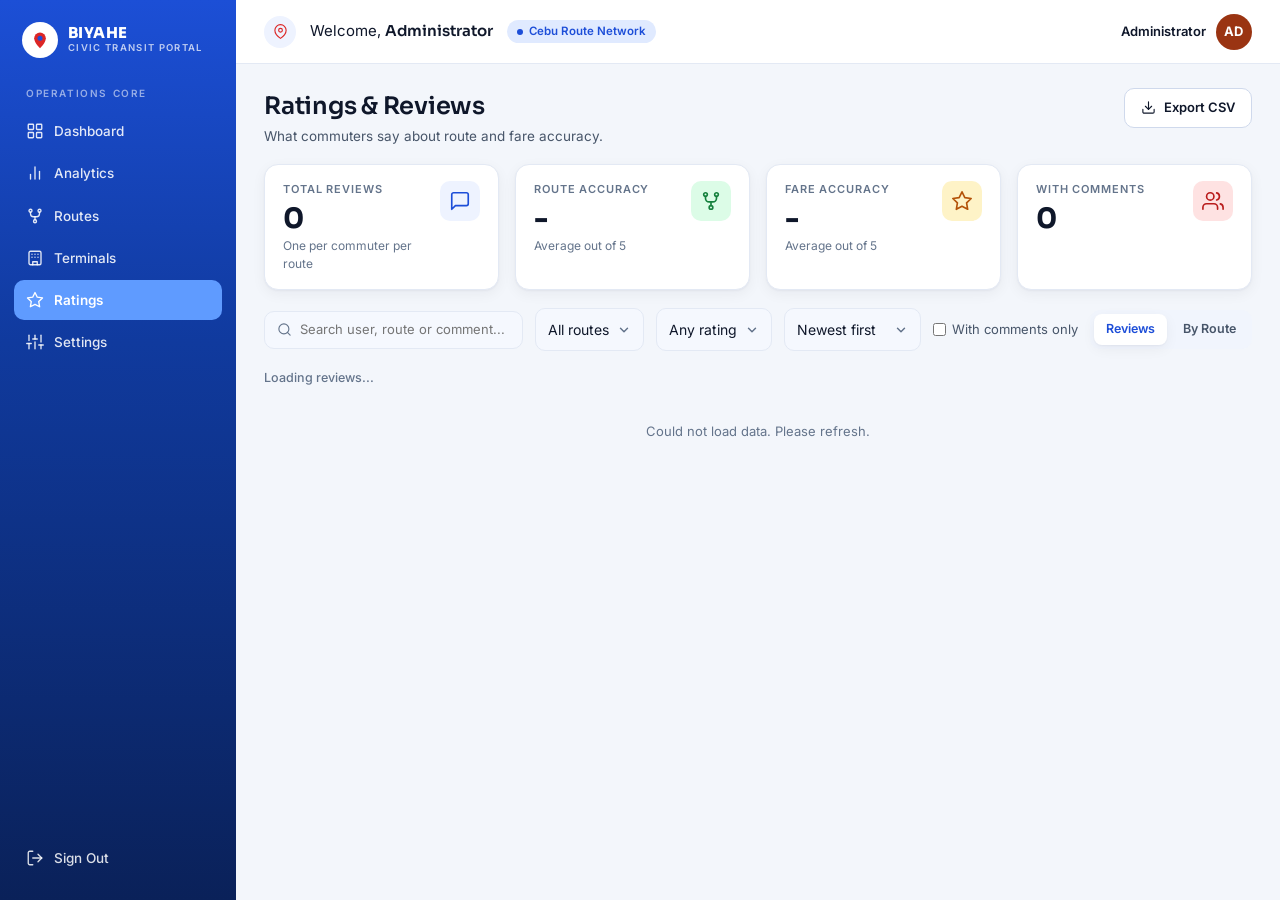
<file: ratings.html>
<!DOCTYPE html>
<html lang="en">
<head>
  <meta charset="UTF-8" />
  <meta name="viewport" content="width=device-width, initial-scale=1.0" />
  <title>BIYAHE - Ratings</title>
  <link rel="preconnect" href="https://fonts.googleapis.com" />
  <link href="https://fonts.googleapis.com/css2?family=Sora:wght@600;700;800&family=Inter:wght@400;500;600;700&display=swap" rel="stylesheet" />
  <link rel="stylesheet" href="base.css" />
  <link rel="stylesheet" href="app_shell.css" />
  <link rel="stylesheet" href="ratings.css" />
  <script src="api-config.js"></script>
  <script src="shell.js"></script>
</head>
<body data-page="ratings">
<div class="app-shell">
  <aside id="sidebarMount"></aside>
  <div class="app-main">
    <header id="topbarMount"></header>

    <main class="page">
      <div class="page-head">
        <div><h1>Ratings &amp; Reviews</h1><p class="sub">What commuters say about route and fare accuracy.</p></div>
        <div class="page-actions"><button class="btn btn-outline" id="exportBtn" type="button"></button></div>
      </div>

      <section class="stat-grid">
        <div class="stat-card">
          <div><p class="stat-label">Total Reviews</p><p class="stat-value" id="cntTotal" data-skel>0</p><p class="stat-note">One per commuter per route</p></div>
          <div class="stat-icon" data-icon="message"></div>
        </div>
        <div class="stat-card">
          <div><p class="stat-label">Route Accuracy</p><p class="stat-value" id="avgRoute" data-skel>-</p><p class="stat-note">Average out of 5</p></div>
          <div class="stat-icon green" data-icon="route"></div>
        </div>
        <div class="stat-card">
          <div><p class="stat-label">Fare Accuracy</p><p class="stat-value" id="avgFare" data-skel>-</p><p class="stat-note">Average out of 5</p></div>
          <div class="stat-icon amber" data-icon="star"></div>
        </div>
        <div class="stat-card">
          <div><p class="stat-label">With Comments</p><p class="stat-value" id="cntComments" data-skel>0</p><p class="stat-note" id="commentNote" data-skel>&nbsp;</p></div>
          <div class="stat-icon red" data-icon="users"></div>
        </div>
      </section>

      <div class="toolbar">
        <div class="search-box"></div>
        <select class="select" id="routeFilter" style="width:auto;"><option value="">All routes</option></select>
        <select class="select" id="starFilter" style="width:auto;">
          <option value="">Any rating</option>
          <option value="5">5 stars</option><option value="4">4 stars</option><option value="3">3 stars</option><option value="2">2 stars</option><option value="1">1 star</option>
        </select>
        <select class="select" id="sortSelect" style="width:auto;">
          <option value="newest">Newest first</option><option value="oldest">Oldest first</option>
          <option value="high">Highest rated</option><option value="low">Lowest rated</option>
        </select>
        <label class="check" style="display:flex;align-items:center;gap:6px;font-size:13px;color:var(--text-secondary);"><input type="checkbox" id="commentOnly" /> With comments only</label>
        <div class="seg view-seg" id="viewSeg">
          <button class="is-active" data-view="reviews">Reviews</button>
          <button data-view="routes">By Route</button>
        </div>
      </div>
      <span class="count-note" id="countNote">Loading reviews...</span>

      <div class="rv-list" id="reviewList"><div class="sk-wrap"><div class="sk-row"><span class="sk-circle" style="width:38px;height:38px"></span><div class="sk-col"><span class="sk-line" style="width:40%"></span><span class="sk-line" style="width:70%;height:10px"></span></div></div><div class="sk-row"><span class="sk-circle" style="width:38px;height:38px"></span><div class="sk-col"><span class="sk-line" style="width:40%"></span><span class="sk-line" style="width:70%;height:10px"></span></div></div><div class="sk-row"><span class="sk-circle" style="width:38px;height:38px"></span><div class="sk-col"><span class="sk-line" style="width:40%"></span><span class="sk-line" style="width:70%;height:10px"></span></div></div></div></div>

      <div class="sum-card" id="routeSummary" style="display:none;">
        <div class="table-wrap">
          <table class="data-table">
            <thead><tr><th>Route</th><th>Corridor</th><th class="num">Reviews</th><th>Route Accuracy</th><th>Fare Accuracy</th></tr></thead>
            <tbody id="routeSummaryBody"></tbody>
          </table>
        </div>
      </div>
    </main>
  </div>
</div>

<script>
const { api, escapeHtml, showToast, icon, initials, exportCsv } = Biyahe;

let all = [];
let view = 'reviews';

document.querySelectorAll('[data-icon]').forEach(el => { el.innerHTML = icon(el.dataset.icon, 'lg'); });
document.getElementById('exportBtn').innerHTML = icon('download', 'sm') + '<span>Export CSV</span>';
document.querySelector('.search-box').innerHTML = icon('search', 'sm') + '<input type="text" id="searchInput" placeholder="Search user, route or comment..." />';

function stars(n, label) {
  const v = Math.round(n || 0);
  let out = '';
  for (let i = 1; i <= 5; i++) out += `<svg viewBox="0 0 24 24" class="${i <= v ? 'on' : ''}" aria-hidden="true">${'<polygon points="12 2 15.09 8.26 22 9.27 17 14.14 18.18 21.02 12 17.77 5.82 21.02 7 14.14 2 9.27 8.91 8.26 12 2"/>'}</svg>`;
  return `<span class="stars" role="img" aria-label="${label ? escapeHtml(label) + ': ' : ''}${v} out of 5">${out}</span>`;
}
function fmtDate(iso) {
  if (!iso) return '';
  const d = new Date(iso);
  return isNaN(d) ? '' : d.toLocaleString(undefined, { dateStyle: 'medium', timeStyle: 'short' });
}
const overall = r => (r.route_accuracy_rating + r.fare_accuracy_rating) / 2;

function filtered() {
  const q = document.getElementById('searchInput').value.trim().toLowerCase();
  const route = document.getElementById('routeFilter').value;
  const star = document.getElementById('starFilter').value;
  const withC = document.getElementById('commentOnly').checked;
  const sort = document.getElementById('sortSelect').value;
  let rows = all.filter(r =>
    (!route || String(r.route_id) === route) &&
    (!star || Math.round(overall(r)) === Number(star)) &&
    (!withC || r.comment) &&
    (!q || [r.username, r.route_code, r.origin_name, r.destination_name, r.comment || ''].some(t => String(t).toLowerCase().includes(q))));
  rows = rows.slice().sort((a, b) => {
    if (sort === 'oldest') return new Date(a.date_updated) - new Date(b.date_updated);
    if (sort === 'high') return overall(b) - overall(a) || new Date(b.date_updated) - new Date(a.date_updated);
    if (sort === 'low') return overall(a) - overall(b) || new Date(b.date_updated) - new Date(a.date_updated);
    return new Date(b.date_updated) - new Date(a.date_updated);
  });
  return rows;
}

function renderReviews(rows) {
  const box = document.getElementById('reviewList');
  if (!rows.length) { box.innerHTML = '<div class="empty-card">' + (all.length ? 'No reviews match your filters.' : 'No reviews yet. They will appear here once commuters rate a route.') + '</div>'; return; }
  box.innerHTML = rows.map(r => {
    const edited = r.date_updated && r.date_created && r.date_updated !== r.date_created && Math.abs(new Date(r.date_updated) - new Date(r.date_created)) > 60000;
    return `<article class="rv-card">
      <div class="rv-top">
        <div class="rv-avatar">${escapeHtml(initials(r.username))}</div>
        <div class="rv-who"><div class="name">${escapeHtml(r.username)}</div>
          <div class="when">${escapeHtml(fmtDate(r.date_updated))}${edited ? ' <span class="edited">(edited)</span>' : ''}</div></div>
        <div class="rv-route"><span class="route-code-tile">${escapeHtml(r.route_code)}</span>
          <span class="corridor">${escapeHtml(r.origin_name)} to ${escapeHtml(r.destination_name)}</span></div>
      </div>
      <div class="rv-scores">
        <div class="rv-score"><div class="lbl">Route accuracy</div><div class="val">${stars(r.route_accuracy_rating, 'Route accuracy')}<span>${r.route_accuracy_rating}/5</span></div></div>
        <div class="rv-score"><div class="lbl">Fare accuracy</div><div class="val">${stars(r.fare_accuracy_rating, 'Fare accuracy')}<span>${r.fare_accuracy_rating}/5</span></div></div>
      </div>
      ${r.comment ? `<div class="rv-comment">${escapeHtml(r.comment)}</div>` : '<div class="rv-nocomment">No written comment.</div>'}
    </article>`;
  }).join('');
}

function routeGroups(rows) {
  const m = new Map();
  rows.forEach(r => {
    if (!m.has(r.route_id)) m.set(r.route_id, { id: r.route_id, code: r.route_code, corridor: `${r.origin_name} to ${r.destination_name}`, n: 0, route: 0, fare: 0 });
    const g = m.get(r.route_id); g.n++; g.route += r.route_accuracy_rating; g.fare += r.fare_accuracy_rating;
  });
  return [...m.values()].map(g => Object.assign(g, { avgRoute: g.route / g.n, avgFare: g.fare / g.n })).sort((a, b) => b.n - a.n);
}
function renderByRoute(rows) {
  const groups = routeGroups(rows);
  document.getElementById('routeSummaryBody').innerHTML = groups.length ? groups.map(g => `<tr>
    <td><span class="route-code-tile">${escapeHtml(g.code)}</span></td>
    <td>${escapeHtml(g.corridor)}</td>
    <td class="num">${g.n}</td>
    <td><span class="avg-cell">${stars(g.avgRoute)}<b>${g.avgRoute.toFixed(1)}</b></span></td>
    <td><span class="avg-cell">${stars(g.avgFare)}<b>${g.avgFare.toFixed(1)}</b></span></td></tr>`).join('')
    : '<tr><td colspan="5" class="empty">No reviews match your filters.</td></tr>';
}

function render() {
  const rows = filtered();
  document.getElementById('countNote').textContent = `${rows.length} of ${all.length} review${all.length === 1 ? '' : 's'}`;
  document.getElementById('reviewList').style.display = view === 'reviews' ? '' : 'none';
  document.getElementById('routeSummary').style.display = view === 'routes' ? '' : 'none';
  if (view === 'reviews') renderReviews(rows); else renderByRoute(rows);
}

function renderSummary(s) {
  document.getElementById('cntTotal').textContent = s.total.toLocaleString();
  document.getElementById('avgRoute').textContent = s.average_route_accuracy == null ? '-' : s.average_route_accuracy.toFixed(1);
  document.getElementById('avgFare').textContent = s.average_fare_accuracy == null ? '-' : s.average_fare_accuracy.toFixed(1);
  document.getElementById('cntComments').textContent = s.with_comments.toLocaleString();
  document.getElementById('commentNote').textContent = s.total ? (s.with_comments / s.total * 100).toFixed(0) + '% left a comment' : 'No reviews yet';
}

function fillRouteFilter() {
  const seen = new Map();
  all.forEach(r => { if (!seen.has(r.route_id)) seen.set(r.route_id, r.route_code + ' - ' + r.origin_name + ' to ' + r.destination_name); });
  document.getElementById('routeFilter').innerHTML = '<option value="">All routes</option>' +
    [...seen.entries()].map(([id, label]) => `<option value="${id}">${escapeHtml(label)}</option>`).join('');
}

async function load() {
  try {
    const data = await api('/api/admin/ratings');
    all = data.ratings || [];
    renderSummary(data.summary || { total: 0, with_comments: 0 });
    fillRouteFilter();
    render();
  } catch (e) {
    showToast(e.message, 'error');
    document.getElementById('countNote').textContent = 'Could not load reviews';
    document.getElementById('reviewList').innerHTML = '<div class="empty-card">Could not load reviews. ' + escapeHtml(e.message) + '</div>';
  }
}

['searchInput', 'routeFilter', 'starFilter', 'sortSelect', 'commentOnly'].forEach(id => {
  const el = document.getElementById(id); el.addEventListener(el.type === 'checkbox' || el.tagName === 'SELECT' ? 'change' : 'input', render);
});
document.getElementById('viewSeg').addEventListener('click', e => {
  const b = e.target.closest('button'); if (!b) return;
  document.querySelectorAll('#viewSeg button').forEach(x => x.classList.toggle('is-active', x === b));
  view = b.dataset.view; render();
});

document.getElementById('exportBtn').addEventListener('click', () => {
  exportCsv('ratings', filtered(), [
    { header: 'Route Code', value: r => r.route_code },
    { header: 'Origin', value: r => r.origin_name },
    { header: 'Destination', value: r => r.destination_name },
    { header: 'Commuter', value: r => r.username },
    { header: 'Route Accuracy (1-5)', value: r => r.route_accuracy_rating },
    { header: 'Fare Accuracy (1-5)', value: r => r.fare_accuracy_rating },
    { header: 'Comment', value: r => r.comment || '' },
    { header: 'First Rated', value: r => r.date_created || '' },
    { header: 'Last Updated', value: r => r.date_updated || '' }
  ]);
});

Biyahe.ready.then(load);
</script>
</body>
</html>
</file>
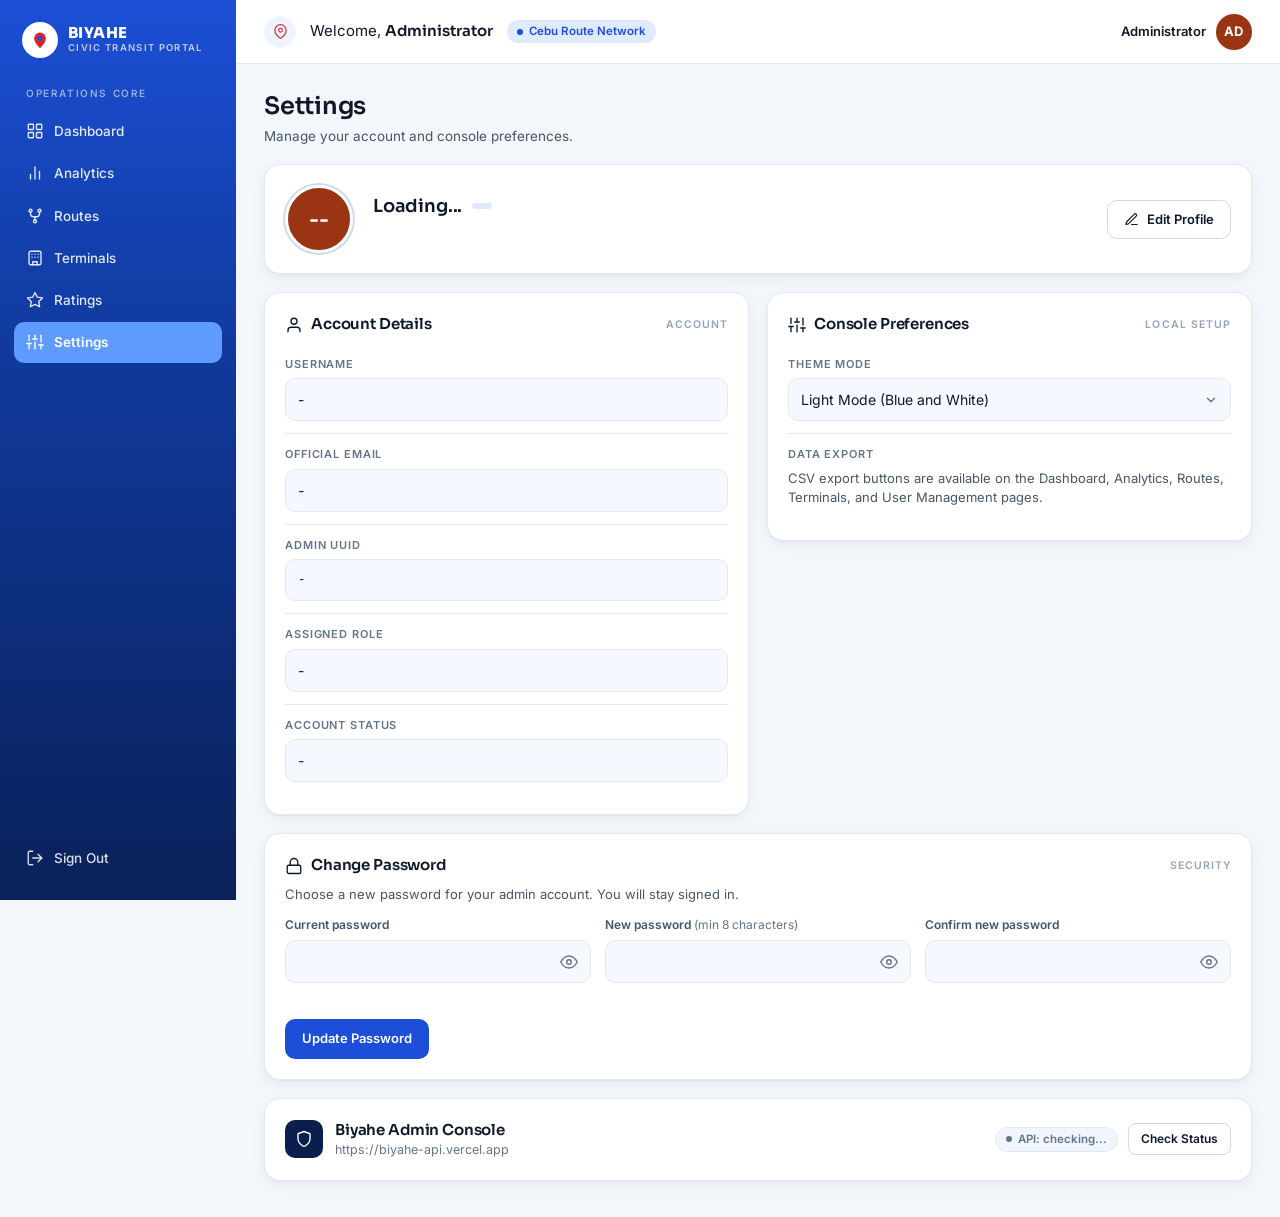
<file: settings.html>
<!DOCTYPE html>
<html lang="en">
<head>
  <meta charset="UTF-8" />
  <meta name="viewport" content="width=device-width, initial-scale=1.0" />
  <title>BIYAHE - Settings</title>
  <link rel="preconnect" href="https://fonts.googleapis.com" />
  <link href="https://fonts.googleapis.com/css2?family=Sora:wght@600;700;800&family=Inter:wght@400;500;600;700&display=swap" rel="stylesheet" />
  <link rel="stylesheet" href="base.css" />
  <link rel="stylesheet" href="app_shell.css" />
  <link rel="stylesheet" href="settings.css" />
  <script src="api-config.js"></script>
  <script src="shell.js"></script>
</head>
<body data-page="settings">
<div class="app-shell">
  <aside id="sidebarMount"></aside>
  <div class="app-main">
    <header id="topbarMount"></header>

    <main class="page" id="settingsPage">
      <div class="page-head">
        <div>
          <h1>Settings</h1>
          <p class="sub">Manage your account and console preferences.</p>
        </div>
      </div>

      <section class="panel">
        <div class="profile-card">
          <div class="profile-avatar" id="profileAvatar">--</div>
          <div class="profile-info">
            <div class="profile-name-row view-only">
              <h3 id="profileNameDisplay" data-skel>Loading...</h3>
              <span class="chip" id="profileRoleChip"></span>
            </div>
            <p class="profile-email view-only" id="profileEmailDisplay" data-skel></p>
            <div class="profile-uuid view-only" id="profileUuidDisplay" data-skel></div>

            <div class="edit-grid">
              <div class="field"><label for="profileNameInput">Username</label><input class="input" type="text" id="profileNameInput" autocomplete="username" /></div>
              <div class="field"><label for="profileEmailInput">Official email</label><input class="input" type="email" id="profileEmailInput" autocomplete="email" /></div>
            </div>
          </div>
          <div class="profile-actions">
            <button class="btn btn-outline view-only" id="editBtn" type="button"></button>
            <button class="btn btn-primary edit-only" id="saveBtn" type="button">Save Changes</button>
            <button class="btn btn-outline edit-only" id="cancelBtn" type="button">Cancel</button>
          </div>
        </div>
      </section>

      <section class="settings-grid">
        <div class="panel">
          <div class="panel-title"><h3 id="acctTitle"></h3><span class="tier">Account</span></div>
          <div class="setting-block"><div class="label">Username</div><div class="value-box" id="setUsername" data-skel>-</div></div>
          <div class="setting-block"><div class="label">Official Email</div><div class="value-box" id="setEmail" data-skel>-</div></div>
          <div class="setting-block"><div class="label">Admin UUID</div><div class="value-box mono" id="setUuid" data-skel>-</div></div>
          <div class="setting-block"><div class="label">Assigned Role</div><div class="value-box"><span id="setRole" data-skel>-</span><span class="meta" id="setRoleMeta"></span></div></div>
          <div class="setting-block"><div class="label">Account Status</div><div class="value-box"><span id="setStatus" data-skel>-</span></div></div>
        </div>

        <div class="panel">
          <div class="panel-title"><h3 id="prefTitle"></h3><span class="tier">Local setup</span></div>
          <div class="setting-block">
            <div class="label">Theme Mode</div>
            <select class="select" id="themeSelect">
              <option value="light">Light Mode (Blue and White)</option>
              <option value="dark">Dark Mode (Navy)</option>
            </select>
          </div>
          <div class="setting-block">
            <div class="label">Data Export</div>
            <p style="font-size:13px;color:var(--text-secondary);">CSV export buttons are available on the Dashboard, Analytics, Routes, Terminals, and User Management pages.</p>
          </div>
        </div>
      </section>

      <section class="panel">
        <div class="panel-title"><h3 id="secTitle"></h3><span class="tier">Security</span></div>
        <p style="font-size:13px;color:var(--text-secondary);margin-bottom:12px;">Choose a new password for your admin account. You will stay signed in.</p>
        <form id="pwForm" autocomplete="off" novalidate>
          <div class="pw-grid">
            <div class="field"><label for="pwCurrent">Current password</label>
              <div class="pw-wrap"><input class="input" type="password" id="pwCurrent" autocomplete="current-password" /><button class="pw-eye" type="button" data-for="pwCurrent" aria-label="Show password"></button></div></div>
            <div class="field"><label for="pwNew">New password <span style="color:var(--text-muted);font-weight:400;">(min 8 characters)</span></label>
              <div class="pw-wrap"><input class="input" type="password" id="pwNew" autocomplete="new-password" /><button class="pw-eye" type="button" data-for="pwNew" aria-label="Show password"></button></div></div>
            <div class="field"><label for="pwConfirm">Confirm new password</label>
              <div class="pw-wrap"><input class="input" type="password" id="pwConfirm" autocomplete="new-password" /><button class="pw-eye" type="button" data-for="pwConfirm" aria-label="Show password"></button></div></div>
          </div>
          <div class="pw-error" id="pwError" role="alert"></div>
          <button class="btn btn-primary" id="pwBtn" type="submit">Update Password</button>
        </form>
      </section>

      <section class="panel">
        <div class="sys-row">
          <div class="sys-title">
            <div class="sys-icon" id="sysIcon"></div>
            <div><h3 style="font-size:15px;">Biyahe Admin Console</h3><p style="font-size:12.5px;color:var(--text-muted);" id="apiHost"></p></div>
          </div>
          <div class="sys-status">
            <span class="chip chip-muted" id="apiChip"><span class="dot"></span>API: checking...</span>
            <button class="btn btn-outline btn-sm" id="recheckBtn" type="button">Check Status</button>
          </div>
        </div>
      </section>
    </main>
  </div>
</div>

<script>
const { api, escapeHtml, showToast, icon, initials, roleLabel } = Biyahe;

let current = { username: '', email: '', uuid: '', role: '', status: '' };

document.getElementById('editBtn').innerHTML = icon('edit', 'sm') + '<span>Edit Profile</span>';
document.getElementById('acctTitle').innerHTML = icon('user') + 'Account Details';
document.getElementById('prefTitle').innerHTML = icon('sliders') + 'Console Preferences';
document.getElementById('sysIcon').innerHTML = icon('shield');
document.getElementById('apiHost').textContent = API_BASE;

function applyProfile() {
  const roleText = roleLabel(current.role);
  document.getElementById('profileAvatar').textContent = initials(current.username);
  document.getElementById('profileNameDisplay').textContent = current.username;
  document.getElementById('profileEmailDisplay').textContent = current.email;
  document.getElementById('profileUuidDisplay').innerHTML = icon('lock', 'sm') + '<span>' + escapeHtml(current.uuid) + '</span>';
  document.getElementById('profileRoleChip').textContent = roleText;
  document.getElementById('profileNameInput').value = current.username;
  document.getElementById('profileEmailInput').value = current.email;
  document.getElementById('setUsername').textContent = current.username;
  document.getElementById('setEmail').textContent = current.email;
  document.getElementById('setUuid').textContent = current.uuid;
  document.getElementById('setRole').textContent = roleText;
  document.getElementById('setRoleMeta').textContent = current.role === 'superadmin' ? 'Can approve and block admins' : 'Standard access';
  document.getElementById('setStatus').textContent = current.status;
  const n = document.getElementById('topbarWelcomeName'); if (n) n.textContent = current.username;
  const m = document.getElementById('topbarAdminName'); if (m) m.textContent = current.username;
  const a = document.getElementById('topbarAvatar'); if (a) a.textContent = initials(current.username);
}

function setEditing(on) { document.getElementById('settingsPage').classList.toggle('is-editing', on); }

document.getElementById('editBtn').addEventListener('click', () => setEditing(true));
document.getElementById('cancelBtn').addEventListener('click', () => {
  document.getElementById('profileNameInput').value = current.username;
  document.getElementById('profileEmailInput').value = current.email;
  setEditing(false);
});

document.getElementById('saveBtn').addEventListener('click', async () => {
  const username = document.getElementById('profileNameInput').value.trim();
  const email = document.getElementById('profileEmailInput').value.trim();
  if (!username || !email) { showToast('Username and email are required.', 'error'); return; }
  try {
    const body = await api('/api/admin/profile', { method: 'PUT', body: { username, email } });
    current = Object.assign({}, current, { username: body.admin.username, email: body.admin.email });
    applyProfile();
    setEditing(false);
    showToast('Profile updated.', 'success');
  } catch (e) { showToast(e.message, 'error'); }
});

// Theme
const themeSelect = document.getElementById('themeSelect');
themeSelect.value = document.documentElement.getAttribute('data-theme') || 'light';
themeSelect.addEventListener('change', () => {
  const t = themeSelect.value;
  document.documentElement.setAttribute('data-theme', t);
  try { localStorage.setItem('biyahe-theme', t); } catch (e) {}
  showToast(`Theme switched to ${t === 'dark' ? 'Dark' : 'Light'} Mode.`);
});

// Change password
document.getElementById('secTitle').innerHTML = icon('lock') + 'Change Password';
document.querySelectorAll('.pw-eye').forEach(b => {
  b.innerHTML = icon('eye');
  b.addEventListener('click', () => {
    const inp = document.getElementById(b.dataset.for);
    const show = inp.type === 'password';
    inp.type = show ? 'text' : 'password';
    b.innerHTML = icon(show ? 'eyeoff' : 'eye');
  });
});
document.getElementById('pwForm').addEventListener('submit', async (ev) => {
  ev.preventDefault();
  const err = document.getElementById('pwError');
  const btn = document.getElementById('pwBtn');
  const cur = document.getElementById('pwCurrent').value;
  const nw = document.getElementById('pwNew').value;
  const cf = document.getElementById('pwConfirm').value;
  err.textContent = '';
  if (!cur || !nw || !cf) { err.textContent = 'Please fill in all three fields.'; return; }
  if (nw.length < 8) { err.textContent = 'New password must be at least 8 characters.'; return; }
  if (nw !== cf) { err.textContent = 'New passwords do not match.'; return; }
  if (nw === cur) { err.textContent = 'New password must be different from the current one.'; return; }
  btn.disabled = true; btn.textContent = 'Updating...';
  try {
    await api('/api/admin/password', { method: 'PUT', body: { current_password: cur, new_password: nw } });
    document.getElementById('pwForm').reset();
    showToast('Password changed successfully.', 'success');
  } catch (e) {
    err.textContent = e.message || 'Could not change password.';
  } finally {
    btn.disabled = false; btn.textContent = 'Update Password';
  }
});

// API status
async function checkApi() {
  const chip = document.getElementById('apiChip');
  chip.className = 'chip chip-muted';
  chip.innerHTML = '<span class="dot"></span>API: checking...';
  try {
    const res = await fetch(`${API_BASE}/health`, { cache: 'no-store' });
    if (!res.ok) throw new Error('bad status');
    chip.className = 'chip chip-success';
    chip.innerHTML = '<span class="dot"></span>API: Operational';
  } catch (e) {
    chip.className = 'chip chip-danger';
    chip.innerHTML = '<span class="dot"></span>API: Unreachable';
  }
}
document.getElementById('recheckBtn').addEventListener('click', checkApi);

Biyahe.ready.then(admin => {
  current = { username: admin.username, email: admin.email, uuid: admin.admin_uuid, role: admin.role, status: admin.status };
  applyProfile();
  checkApi();
});
</script>
</body>
</html>
</file>
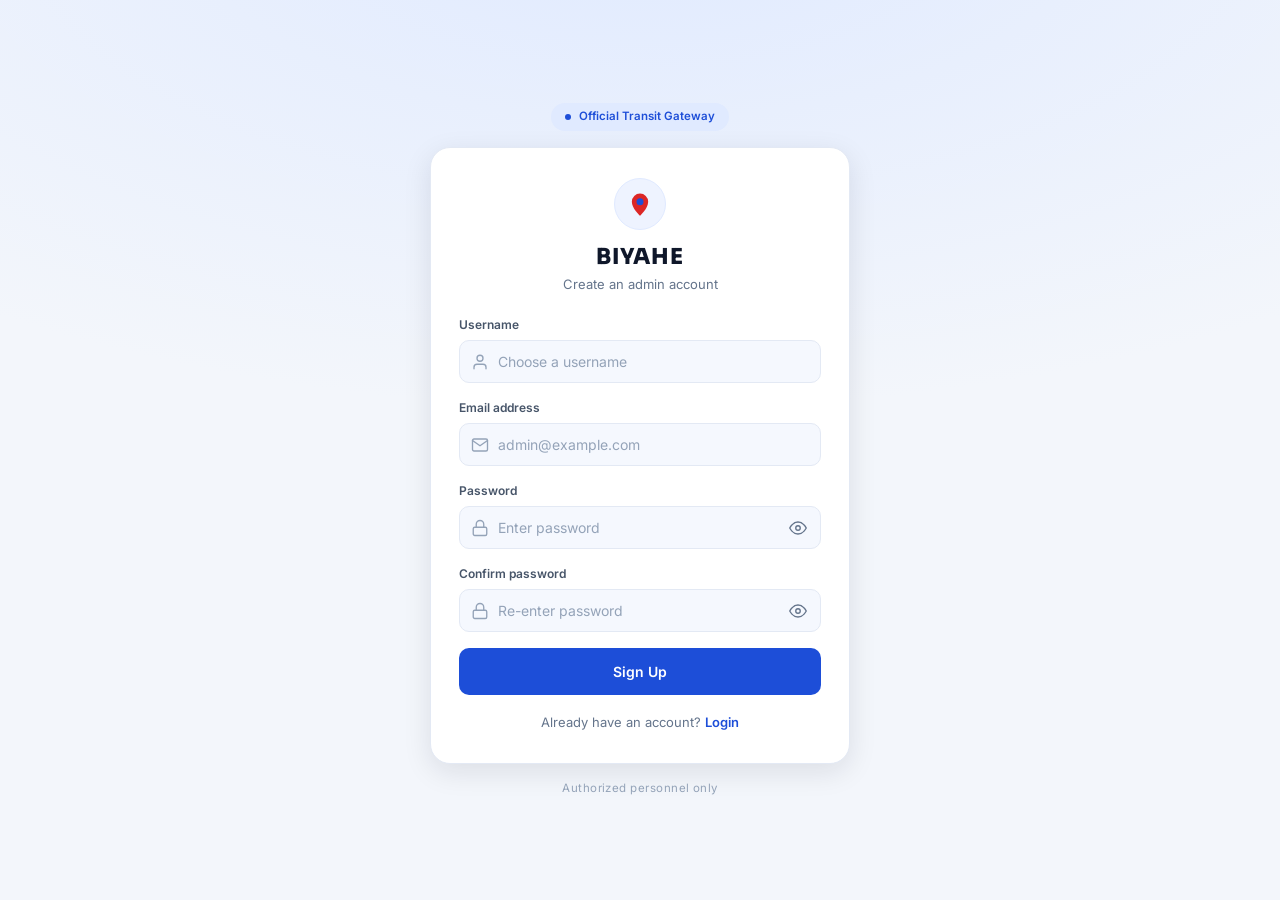
<file: signup.html>
<!DOCTYPE html>
<html lang="en">
<head>
  <meta charset="UTF-8" />
  <meta name="viewport" content="width=device-width, initial-scale=1.0" />
  <title>BIYAHE - Sign Up</title>
  <link rel="preconnect" href="https://fonts.googleapis.com" />
  <link href="https://fonts.googleapis.com/css2?family=Sora:wght@600;700;800&family=Inter:wght@400;500;600;700&display=swap" rel="stylesheet" />
  <link rel="stylesheet" href="base.css" />
  <link rel="stylesheet" href="auth.css" />
</head>
<body>
<div class="auth-shell"><div class="auth-wrap">
  <div class="auth-pill"><span class="dot"></span>Official Transit Gateway</div>
  <div class="auth-card">
    <div class="auth-head">
      <div class="auth-logo"><svg viewBox="0 0 24 24"><path d="M12 22s7-6.2 7-12a7 7 0 0 0-14 0c0 5.8 7 12 7 12z" fill="#dc2626"/><circle cx="12" cy="10" r="3" fill="#1d4ed8"/></svg></div>
      <div class="auth-title">BIYAHE</div>
      <p class="auth-sub">Create an admin account</p>
    </div>

    <form class="auth-form" id="signupForm" novalidate>
      <div id="signupError" class="msg error"></div>

      <div class="field">
        <label for="username">Username</label>
        <div class="input-wrap"><svg class="icon" viewBox="0 0 24 24" aria-hidden="true"><path d="M20 21v-2a4 4 0 0 0-4-4H8a4 4 0 0 0-4 4v2"/><circle cx="12" cy="7" r="4"/></svg><input class="input" type="text" id="username" placeholder="Choose a username" autocomplete="username" minlength="3" required /></div>
      </div>
      <div class="field">
        <label for="email">Email address</label>
        <div class="input-wrap"><svg class="icon" viewBox="0 0 24 24" aria-hidden="true"><path d="M4 4h16a2 2 0 0 1 2 2v12a2 2 0 0 1-2 2H4a2 2 0 0 1-2-2V6a2 2 0 0 1 2-2z"/><polyline points="22,6 12,13 2,6"/></svg><input class="input" type="email" id="email" placeholder="admin@example.com" autocomplete="email" required /></div>
      </div>
      <div class="field">
        <label for="password">Password</label>
        <div class="input-wrap has-toggle"><svg class="icon" viewBox="0 0 24 24" aria-hidden="true"><rect x="3" y="11" width="18" height="11" rx="2"/><path d="M7 11V7a5 5 0 0 1 10 0v4"/></svg><input class="input" type="password" id="password" placeholder="Enter password" autocomplete="new-password" required /><button type="button" class="pw-toggle" data-toggle="password" aria-label="Show or hide password"><svg class="icon" viewBox="0 0 24 24" aria-hidden="true"><path d="M1 12s4-8 11-8 11 8 11 8-4 8-11 8-11-8-11-8z"/><circle cx="12" cy="12" r="3"/></svg></button></div>
      </div>
      <div class="field">
        <label for="confirm">Confirm password</label>
        <div class="input-wrap has-toggle"><svg class="icon" viewBox="0 0 24 24" aria-hidden="true"><rect x="3" y="11" width="18" height="11" rx="2"/><path d="M7 11V7a5 5 0 0 1 10 0v4"/></svg><input class="input" type="password" id="confirm" placeholder="Re-enter password" autocomplete="new-password" required /><button type="button" class="pw-toggle" data-toggle="confirm" aria-label="Show or hide password"><svg class="icon" viewBox="0 0 24 24" aria-hidden="true"><path d="M1 12s4-8 11-8 11 8 11 8-4 8-11 8-11-8-11-8z"/><circle cx="12" cy="12" r="3"/></svg></button></div>
      </div>

      <button type="submit" class="btn btn-primary" id="signupBtn"><span class="label">Sign Up</span><div class="spinner"></div></button>
    </form>

    <div class="status-panel waiting" id="waitingPanel">
      <div class="sp-icon" id="spIcon"></div>
      <h3>Account created, waiting for approval</h3>
      <p>A superadmin needs to approve your account before you can log in.</p>
      <p id="waitingWho"></p>
      <span class="chip chip-warn">Status: Waiting Approval</span><br/>
      <a class="btn btn-primary" href="index.html">Back to Login</a>
    </div>

    <p class="auth-foot" id="signupFoot">Already have an account? <a href="index.html">Login</a></p>
  </div>
  <p class="trust">Authorized personnel only</p>
</div></div>

<script src="api-config.js"></script>
<script>
(function () { try { document.documentElement.setAttribute('data-theme', localStorage.getItem('biyahe-theme') || 'light'); } catch (e) {} })();
const EYE = '<path d="M1 12s4-8 11-8 11 8 11 8-4 8-11 8-11-8-11-8z"/><circle cx="12" cy="12" r="3"/>', EYEOFF = '<path d="M17.94 17.94A10.07 10.07 0 0 1 12 20c-7 0-11-8-11-8a18.45 18.45 0 0 1 5.06-5.94"/><path d="M9.9 4.24A9.12 9.12 0 0 1 12 4c7 0 11 8 11 8a18.5 18.5 0 0 1-2.16 3.19"/><line x1="1" y1="1" x2="23" y2="23"/>';
document.querySelectorAll('[data-toggle]').forEach(btn => btn.addEventListener('click', () => {
  const input = document.getElementById(btn.dataset.toggle);
  const hidden = input.type === 'password';
  input.type = hidden ? 'text' : 'password';
  btn.querySelector('svg').innerHTML = hidden ? EYEOFF : EYE;
}));
const STATUS_ICONS = { waiting: '<circle cx="12" cy="12" r="10"/><polyline points="12 6 12 12 16 14"/>', blocked: '<circle cx="12" cy="12" r="10"/><line x1="4.93" y1="4.93" x2="19.07" y2="19.07"/>' };
function setIcon(el, kind) { el.innerHTML = '<svg viewBox="0 0 24 24" fill="none" stroke="currentColor" stroke-width="1.8" stroke-linecap="round" stroke-linejoin="round">' + STATUS_ICONS[kind] + '</svg>'; }

document.getElementById('signupForm').addEventListener('submit', async event => {
  event.preventDefault();
  const username = document.getElementById('username').value.trim();
  const email = document.getElementById('email').value.trim();
  const password = document.getElementById('password').value;
  const confirm = document.getElementById('confirm').value;
  const err = document.getElementById('signupError');
  const form = document.getElementById('signupForm'), btn = document.getElementById('signupBtn');
  err.classList.remove('show');

  const fail = m => { err.textContent = m; err.classList.add('show'); };
  if (username.length < 3) return fail('Username must be at least 3 characters.');
  if (!email) return fail('Enter your email address.');
  if (!password) return fail('Enter a password.');
  if (password !== confirm) return fail('Passwords do not match.');

  form.classList.add('submitting'); btn.disabled = true;
  try {
    const res = await fetch(`${API_BASE}/api/admin/signup`, {
      method: 'POST', headers: { 'Content-Type': 'application/json' },
      body: JSON.stringify({ username, email, password, confirm_password: confirm })
    });
    let result = {};
    try { result = await res.json(); } catch (e) {}
    if (result.success) {
      form.style.display = 'none';
      document.getElementById('signupFoot').style.display = 'none';
      document.getElementById('waitingWho').textContent = 'Username: ' + username;
      setIcon(document.getElementById('spIcon'), 'waiting');
      document.getElementById('waitingPanel').classList.add('show');
    } else {
      fail(result.message || 'Could not create the account.');
    }
  } catch (e) {
    fail('Could not reach the server. Please try again.');
  } finally {
    form.classList.remove('submitting'); btn.disabled = false;
  }
});
</script>
</body>
</html>
</file>
<file: base.css>
/* ============================================================
   BIYAHE Admin - Base design system (Civic Transit Portal)
   Tokens, reset, typography, buttons, forms, chips, tables, toast.
   Load FIRST on every page.
   ============================================================ */
:root {
  --bg-body: #f3f6fb;
  --bg-panel: #ffffff;
  --bg-soft: #f1f5fd;
  --bg-hover: #e8efff;
  --bg-input: #f5f8fe;

  --primary: #1d4ed8;
  --primary-600: #1e40af;
  --primary-500: #2563eb;
  --primary-300: #7fa7ff;
  --primary-100: #e0eaff;
  --primary-50: #eef3ff;

  --navy: #0a1f4d;
  --sidebar-bg: linear-gradient(180deg, #1c4fd6 0%, #103a9e 38%, #0a2159 100%);
  --nav-active: #5f9bff;

  --accent: #c2410c;          /* role label / avatar warm accent */
  --accent-bg: #9a3412;

  --text-primary: #0f172a;
  --text-secondary: #475569;
  --text-muted: #64748b;
  --text-light: #94a3b8;

  --border: #e3e9f4;
  --border-strong: #cfd9ec;

  --success: #15803d;  --success-bg: #dcfce7;
  --warn: #b45309;     --warn-bg: #fef3c7;
  --danger: #b91c1c;   --danger-bg: #fee2e2;
  --danger-row: #fff5f5;

  --shadow-sm: 0 1px 2px rgba(15, 23, 42, 0.04), 0 4px 14px rgba(15, 23, 42, 0.05);
  --shadow-md: 0 8px 28px rgba(15, 23, 42, 0.10);
  --radius-lg: 16px;
  --radius-md: 12px;
  --radius-sm: 8px;

  --font-display: "Sora", "Segoe UI", sans-serif;
  --font-body: "Inter", "Segoe UI", sans-serif;
}

[data-theme="dark"] {
  --bg-body: #0b1220;
  --bg-panel: #111a2e;
  --bg-soft: #16223b;
  --bg-hover: #1b2a49;
  --bg-input: #16223b;

  --primary: #5b8dff;
  --primary-600: #7ba3ff;
  --primary-500: #4f83ff;
  --primary-300: #3b63c9;
  --primary-100: #1c2e5c;
  --primary-50: #15264d;

  --sidebar-bg: linear-gradient(180deg, #0f2a6b 0%, #0a1f4d 40%, #071636 100%);

  --text-primary: #e6edf7;
  --text-secondary: #b6c2d6;
  --text-muted: #8a98b0;
  --text-light: #5f6f8a;

  --border: #22304d;
  --border-strong: #2d3f63;

  --success: #4ade80;  --success-bg: #12301f;
  --warn: #fbbf24;     --warn-bg: #3a2c0b;
  --danger: #f87171;   --danger-bg: #3b1616;
  --danger-row: #241519;

  --shadow-sm: 0 1px 2px rgba(0, 0, 0, 0.4);
  --shadow-md: 0 8px 28px rgba(0, 0, 0, 0.5);
}

* { box-sizing: border-box; margin: 0; padding: 0; }
html, body { min-height: 100%; }
body {
  font-family: var(--font-body);
  background: var(--bg-body);
  color: var(--text-primary);
  line-height: 1.5;
  -webkit-font-smoothing: antialiased;
  transition: background 0.2s ease, color 0.2s ease;
}
h1, h2, h3, h4 { font-family: var(--font-display); font-weight: 600; letter-spacing: -0.01em; color: var(--text-primary); }
a { color: inherit; text-decoration: none; }
button { font: inherit; cursor: pointer; border: 0; background: none; color: inherit; }
input, select, textarea { font: inherit; color: inherit; }

svg.icon {
  width: 18px; height: 18px; flex-shrink: 0;
  stroke: currentColor; fill: none; stroke-width: 1.8;
  stroke-linecap: round; stroke-linejoin: round;
}
svg.icon.sm { width: 15px; height: 15px; }
svg.icon.lg { width: 22px; height: 22px; }

/* ---------- Buttons ---------- */
.btn {
  display: inline-flex; align-items: center; justify-content: center; gap: 8px;
  padding: 9px 16px; border-radius: 10px; font-size: 13px; font-weight: 600;
  border: 1px solid transparent; white-space: nowrap;
  transition: background 0.15s, border-color 0.15s, color 0.15s, box-shadow 0.15s;
}
.btn:disabled { opacity: 0.55; cursor: not-allowed; }
.btn-primary { background: var(--primary); color: #fff; }
.btn-primary:hover:not(:disabled) { background: var(--primary-600); box-shadow: var(--shadow-sm); }
[data-theme="dark"] .btn-primary { color: #0b1220; }
.btn-dark { background: #0f172a; color: #fff; }
.btn-dark:hover:not(:disabled) { background: #1e293b; }
[data-theme="dark"] .btn-dark { background: #e6edf7; color: #0b1220; }
.btn-outline { background: var(--bg-panel); border-color: var(--border-strong); color: var(--text-primary); }
.btn-outline:hover:not(:disabled) { background: var(--bg-soft); border-color: var(--primary-300); }
.btn-danger { background: var(--danger-bg); color: var(--danger); }
.btn-danger:hover:not(:disabled) { filter: brightness(0.96); }
.btn-success { background: var(--success-bg); color: var(--success); }
.btn-success:hover:not(:disabled) { filter: brightness(0.96); }
.btn-sm { padding: 6px 12px; font-size: 12px; border-radius: 8px; }
.btn-block { width: 100%; }

.icon-btn {
  width: 34px; height: 34px; border-radius: 9px; display: inline-grid; place-items: center;
  border: 1px solid var(--border); background: var(--bg-panel); color: var(--text-secondary);
  transition: background 0.15s, color 0.15s, border-color 0.15s; position: relative;
}
.icon-btn:hover { background: var(--bg-soft); color: var(--primary); border-color: var(--primary-300); }
.icon-btn.danger:hover { background: var(--danger-bg); color: var(--danger); border-color: var(--danger); }

/* ---------- Chips / badges ---------- */
.chip {
  display: inline-flex; align-items: center; gap: 6px;
  padding: 3px 10px; border-radius: 999px; font-size: 11.5px; font-weight: 600;
  background: var(--primary-100); color: var(--primary); white-space: nowrap;
}
.chip .dot { width: 6px; height: 6px; border-radius: 50%; background: currentColor; }
.chip-success { background: var(--success-bg); color: var(--success); }
.chip-warn { background: var(--warn-bg); color: var(--warn); }
.chip-danger { background: var(--danger-bg); color: var(--danger); }
.chip-muted { background: var(--bg-soft); color: var(--text-muted); border: 1px solid var(--border); }
.chip-solid-danger { background: #b91c1c; color: #fff; }

/* ---------- Segmented control ---------- */
.seg { display: inline-flex; gap: 4px; padding: 4px; background: var(--bg-soft); border-radius: 10px; flex-wrap: wrap; }
.seg button {
  padding: 6px 12px; border-radius: 8px; font-size: 12.5px; font-weight: 600; color: var(--text-secondary);
}
.seg button:hover { color: var(--text-primary); }
.seg button.is-active { background: var(--bg-panel); color: var(--primary); box-shadow: var(--shadow-sm); }

/* ---------- Forms ---------- */
.field { display: flex; flex-direction: column; gap: 6px; }
.field > label { font-size: 12px; font-weight: 600; color: var(--text-secondary); }
.input, .select, .textarea {
  width: 100%; padding: 10px 12px; border-radius: 10px; font-size: 14px;
  background: var(--bg-input); border: 1px solid var(--border); outline: none;
  transition: border-color 0.15s, box-shadow 0.15s;
}
.input::placeholder, .textarea::placeholder { color: var(--text-light); }
.input:focus, .select:focus, .textarea:focus { border-color: var(--primary-500); box-shadow: 0 0 0 3px rgba(37, 99, 235, 0.15); }
.input[readonly] { color: var(--text-secondary); cursor: default; }
.select {
  -webkit-appearance: none; appearance: none; padding-right: 34px; cursor: pointer;
  background-image: url("data:image/svg+xml,%3Csvg xmlns='http://www.w3.org/2000/svg' width='14' height='14' viewBox='0 0 24 24' fill='none' stroke='%2364748b' stroke-width='2.5' stroke-linecap='round' stroke-linejoin='round'%3E%3Cpolyline points='6 9 12 15 18 9'%3E%3C/polyline%3E%3C/svg%3E");
  background-repeat: no-repeat; background-position: right 12px center;
}
.select option { background: var(--bg-panel); color: var(--text-primary); }
.textarea { resize: vertical; min-height: 84px; }

.search-box {
  display: flex; align-items: center; gap: 8px; padding: 0 12px; height: 38px;
  background: var(--bg-input); border: 1px solid var(--border); border-radius: 10px; min-width: 220px; flex: 1; max-width: 360px;
  color: var(--text-muted);
}
.search-box:focus-within { border-color: var(--primary-500); box-shadow: 0 0 0 3px rgba(37, 99, 235, 0.15); }
.search-box input { flex: 1; border: 0; background: none; outline: none; font-size: 13px; color: var(--text-primary); min-width: 0; }

/* ---------- Panels ---------- */
.panel {
  background: var(--bg-panel); border: 1px solid var(--border);
  border-radius: var(--radius-lg); padding: 20px; box-shadow: var(--shadow-sm);
}
.panel-head { display: flex; align-items: flex-start; justify-content: space-between; gap: 12px; margin-bottom: 14px; flex-wrap: wrap; }
.panel-head h3 { font-size: 15px; }
.panel-head .sub { font-size: 12.5px; color: var(--text-muted); margin-top: 2px; }

/* ---------- Tables ---------- */
.table-wrap { overflow-x: auto; }
.data-table { width: 100%; border-collapse: collapse; font-size: 13.5px; }
.data-table th {
  text-align: left; font-size: 11px; font-weight: 600; letter-spacing: 0.08em; text-transform: uppercase;
  color: var(--text-muted); padding: 12px 16px; background: var(--bg-soft); border-bottom: 1px solid var(--border);
  white-space: nowrap;
}
.data-table td { padding: 14px 16px; border-bottom: 1px solid var(--border); vertical-align: middle; }
.data-table tr:last-child td { border-bottom: 0; }
.data-table tbody tr:hover { background: var(--bg-soft); }
.data-table .empty { text-align: center; color: var(--text-muted); padding: 28px 16px; }
.code-badge {
  display: inline-block; padding: 3px 10px; border-radius: 6px; font-weight: 700; font-size: 12px;
  background: var(--primary-100); color: var(--primary); letter-spacing: 0.02em;
}

/* ---------- Toast ---------- */
.toast-container { position: fixed; bottom: 24px; right: 24px; z-index: 99999; display: flex; flex-direction: column; gap: 10px; }
.toast-item {
  background: var(--bg-panel); color: var(--text-primary); padding: 12px 18px; min-width: 240px; max-width: 380px;
  border-radius: 10px; border: 1px solid var(--border); border-left: 4px solid var(--primary-500);
  box-shadow: var(--shadow-md); font-size: 13.5px; font-weight: 500;
  animation: toastIn 0.3s ease forwards; transition: opacity 0.3s, transform 0.3s;
}
.toast-item.error { border-left-color: #dc2626; }
.toast-item.success { border-left-color: #16a34a; }
@keyframes toastIn { from { opacity: 0; transform: translateX(40px); } to { opacity: 1; transform: translateX(0); } }

@keyframes spin { to { transform: rotate(360deg); } }
.spinner {
  width: 18px; height: 18px; border-radius: 50%; border: 2.5px solid rgba(255, 255, 255, 0.4);
  border-top-color: #fff; animation: spin 0.8s linear infinite; display: none;
}

/* ---- Loading states: top progress bar + skeleton shimmer ---- */
.load-bar { position: fixed; top: 0; left: 0; right: 0; height: 3px; z-index: 9999; overflow: hidden; opacity: 0; pointer-events: none; transition: opacity 0.25s; }
.load-bar.on { opacity: 1; }
.load-bar::before { content: ''; position: absolute; top: 0; bottom: 0; width: 40%; border-radius: 3px; background: linear-gradient(90deg, transparent, var(--primary-500, #3b82f6), var(--primary, #1d4ed8), transparent); animation: loadSlide 1.1s ease-in-out infinite; }
@keyframes loadSlide { 0% { left: -40%; } 100% { left: 100%; } }

@keyframes shimmer { 0% { background-position: 200% 0; } 100% { background-position: -200% 0; } }
.sk, .sk-line, .sk-circle, .sk-block {
  background: linear-gradient(90deg, var(--sk-a, rgba(100, 116, 139, 0.12)) 25%, var(--sk-b, rgba(100, 116, 139, 0.26)) 50%, var(--sk-a, rgba(100, 116, 139, 0.12)) 75%);
  background-size: 200% 100%; animation: shimmer 1.4s linear infinite;
}
[data-skel].sk { color: transparent !important; border-radius: 8px; display: inline-block; min-width: 64px; user-select: none; }
p.stat-value.sk { display: block; width: 72px; min-width: 0; }
p.stat-note.sk { display: block; width: 120px; min-width: 0; }
.sk-line { display: block; height: 12px; border-radius: 6px; }
.sk-circle { border-radius: 50%; flex-shrink: 0; }
.sk-block { border-radius: 10px; }
.sk-row { display: flex; align-items: center; gap: 12px; padding: 14px 16px; background: var(--bg-panel); border: 1px solid var(--border); border-radius: var(--radius-md, 12px); margin-bottom: 10px; }
.sk-row .sk-col { flex: 1; display: flex; flex-direction: column; gap: 8px; }
.sk-list-sm { display: flex; flex-direction: column; gap: 10px; padding: 4px 0; }
.sk-list-sm .sk-item { display: flex; align-items: center; gap: 10px; }
.sk-bars { display: flex; align-items: flex-end; justify-content: space-between; gap: 14px; height: 200px; padding: 0 8px; }
.sk-bars span { flex: 1; border-radius: 6px 6px 0 0; }
.sk-donut { width: 150px; height: 150px; border-radius: 50%; margin: 10px auto; -webkit-mask: radial-gradient(circle, transparent 52%, #000 53%); mask: radial-gradient(circle, transparent 52%, #000 53%); }
td .sk-line { margin: 4px 0; }
[data-theme="dark"] { --sk-a: rgba(148, 163, 184, 0.10); --sk-b: rgba(148, 163, 184, 0.22); }
.map-loading { position: absolute; inset: 0; display: grid; place-items: center; z-index: 5; background: var(--bg-soft); border-radius: inherit; transition: opacity 0.3s; }
.map-loading.done { opacity: 0; pointer-events: none; }
.map-loading .spinner { display: block; width: 28px; height: 28px; border: 3px solid var(--border-strong, #cbd5e1); border-top-color: var(--primary, #1d4ed8); }
.btn.is-busy { position: relative; pointer-events: none; opacity: 0.8; }
.btn.is-busy::after { content: ''; width: 14px; height: 14px; margin-left: 8px; border-radius: 50%; border: 2px solid currentColor; border-right-color: transparent; animation: spin 0.7s linear infinite; display: inline-block; }

@media (prefers-reduced-motion: reduce) {
  * { animation-duration: 0.01ms !important; transition-duration: 0.01ms !important; }
}
.value-box[data-skel].sk { display: flex; width: 100%; min-width: 0; min-height: 42px; border-radius: 10px; }
.profile-email[data-skel].sk { display: block; width: 190px; min-width: 0; min-height: 16px; }
.profile-uuid[data-skel].sk { display: block; width: 140px; min-width: 0; min-height: 14px; }
h3[data-skel].sk { min-width: 120px; min-height: 22px; }
</file>
<file: auth.css>
/* BIYAHE Admin - Login / Sign up. Load base.css first. */
.auth-shell { min-height: 100vh; display: grid; place-items: center; padding: 24px; background: radial-gradient(1100px 500px at 50% -10%, var(--primary-100), transparent), var(--bg-body); }
.auth-wrap { width: 100%; max-width: 420px; display: flex; flex-direction: column; align-items: center; gap: 16px; }
.auth-pill { display: inline-flex; align-items: center; gap: 8px; font-size: 11.5px; font-weight: 600; color: var(--primary); background: var(--primary-100); padding: 5px 14px; border-radius: 999px; }
.auth-pill .dot { width: 6px; height: 6px; border-radius: 50%; background: currentColor; }
.auth-card { width: 100%; background: var(--bg-panel); border: 1px solid var(--border); border-radius: 20px; padding: 30px 28px; box-shadow: var(--shadow-md); }
.auth-head { text-align: center; margin-bottom: 22px; }
.auth-logo { width: 52px; height: 52px; border-radius: 50%; background: var(--primary-50); border: 1px solid var(--primary-100); display: grid; place-items: center; margin: 0 auto 10px; }
.auth-logo svg { width: 28px; height: 28px; }
.auth-title { font-family: var(--font-display); font-weight: 800; font-size: 22px; letter-spacing: 0.04em; }
.auth-sub { font-size: 13px; color: var(--text-muted); margin-top: 2px; }
.auth-form { display: flex; flex-direction: column; gap: 16px; }
.input-wrap { position: relative; display: flex; align-items: center; }
.input-wrap > svg.icon { position: absolute; left: 12px; color: var(--text-light); pointer-events: none; }
.input-wrap .input { padding-left: 38px; }
.input-wrap.has-toggle .input { padding-right: 42px; }
.pw-toggle { position: absolute; right: 8px; width: 30px; height: 30px; display: grid; place-items: center; border-radius: 8px; color: var(--text-muted); }
.pw-toggle:hover { background: var(--bg-soft); color: var(--primary); }
.row-between { display: flex; align-items: center; justify-content: space-between; font-size: 13px; color: var(--text-secondary); }
.check { display: flex; align-items: center; gap: 8px; font-size: 13px; color: var(--text-secondary); cursor: pointer; }
.check input { width: 16px; height: 16px; accent-color: var(--primary); }
.auth-form .btn-primary { width: 100%; padding: 12px 16px; font-size: 14px; }
.auth-form.submitting .btn-primary span.label { display: none; }
.auth-form.submitting .spinner { display: block; }
.msg { display: none; padding: 10px 14px; border-radius: 10px; font-size: 13px; border-left: 3px solid; }
.msg.show { display: block; }
.msg.error { background: var(--danger-bg); color: var(--danger); border-color: var(--danger); }
.msg.success { background: var(--success-bg); color: var(--success); border-color: var(--success); }
.auth-foot { text-align: center; font-size: 13px; color: var(--text-muted); margin-top: 18px; }
.auth-foot a { color: var(--primary); font-weight: 600; }
.trust { font-size: 11.5px; color: var(--text-light); letter-spacing: 0.04em; }

.status-panel { display: none; text-align: center; padding: 6px 2px 2px; }
.status-panel.show { display: block; }
.status-panel .sp-icon { width: 56px; height: 56px; border-radius: 50%; display: grid; place-items: center; margin: 0 auto 12px; }
.status-panel .sp-icon svg { width: 26px; height: 26px; }
.status-panel.waiting .sp-icon { background: var(--warn-bg); color: var(--warn); }
.status-panel.blocked .sp-icon { background: var(--danger-bg); color: var(--danger); }
.status-panel h3 { font-size: 18px; margin-bottom: 6px; }
.status-panel p { font-size: 13.5px; color: var(--text-secondary); margin: 6px 0; }
.status-panel .btn { margin-top: 14px; }

.auth-form .note { font-size: 12.5px; color: var(--text-secondary); background: var(--primary-50); border: 1px solid var(--primary-100); border-radius: 10px; padding: 10px 12px; line-height: 1.5; }
.field .hint { color: var(--text-muted); font-weight: 400; }
.status-panel .btn { display: inline-flex; justify-content: center; text-decoration: none; }
.link-sm { color: var(--primary); font-weight: 600; font-size: 13px; }
.link-sm:hover { text-decoration: underline; }
</file>
<file: app_shell.css>
/* ============================================================
   BIYAHE Admin - App shell (sidebar, topbar, page, stat cards)
   Load base.css BEFORE this file. Markup is injected by shell.js.
   ============================================================ */
.app-shell { display: flex; min-height: 100vh; }

/* ---------- Sidebar ---------- */
.sidebar {
  width: 236px; flex-shrink: 0; background: var(--sidebar-bg); color: #fff;
  padding: 20px 14px; display: flex; flex-direction: column;
  position: sticky; top: 0; height: 100vh; overflow-y: auto;
}
.brand { display: flex; align-items: center; gap: 10px; padding: 2px 8px 22px; }
.brand-logo { width: 36px; height: 36px; border-radius: 50%; background: #fff; display: grid; place-items: center; flex-shrink: 0; }
.brand-logo svg { width: 20px; height: 20px; }
.brand-name { font-family: var(--font-display); font-weight: 800; font-size: 15px; letter-spacing: 0.03em; line-height: 1.1; }
.brand-sub { font-size: 9.5px; letter-spacing: 0.14em; color: rgba(255, 255, 255, 0.72); font-weight: 600; }
.nav-label { font-size: 10px; letter-spacing: 0.16em; color: rgba(255, 255, 255, 0.55); padding: 6px 12px 10px; font-weight: 600; }
.side-nav { display: flex; flex-direction: column; gap: 2px; }
.nav-link {
  display: flex; align-items: center; gap: 10px; padding: 10px 12px; border-radius: 10px;
  font-size: 13.5px; font-weight: 500; color: rgba(255, 255, 255, 0.88);
  transition: background 0.15s, color 0.15s;
}
.nav-link:hover { background: rgba(255, 255, 255, 0.10); color: #fff; }
.nav-link.is-active { background: var(--nav-active); color: #fff; font-weight: 600; }
.nav-signout {
  margin-top: auto; display: flex; align-items: center; gap: 10px; padding: 12px;
  font-size: 13.5px; font-weight: 500; color: rgba(255, 255, 255, 0.85); border-radius: 10px; width: 100%; text-align: left;
}
.nav-signout:hover { background: rgba(255, 255, 255, 0.10); color: #fff; }

/* ---------- Main + topbar ---------- */
.app-main { flex: 1; min-width: 0; display: flex; flex-direction: column; }
.topbar {
  height: 64px; background: var(--bg-panel); border-bottom: 1px solid var(--border);
  display: flex; align-items: center; gap: 14px; padding: 0 28px; position: sticky; top: 0; z-index: 20;
}
.topbar-pin { width: 32px; height: 32px; border-radius: 50%; background: var(--primary-50); color: #dc2626; display: grid; place-items: center; }
.topbar-welcome { font-size: 15px; color: var(--text-primary); }
.topbar-welcome strong { font-family: var(--font-display); font-weight: 600; }
.topbar-right { margin-left: auto; display: flex; align-items: center; gap: 14px; }
.bell-dot { position: absolute; top: 6px; right: 7px; width: 8px; height: 8px; border-radius: 50%; background: #ef4444; border: 2px solid var(--bg-panel); display: none; }
.bell-dot.show { display: block; }
.admin-chip { display: flex; align-items: center; gap: 10px; }
.admin-meta { text-align: right; line-height: 1.2; }
.admin-name { font-size: 13px; font-weight: 600; color: var(--text-primary); }
.admin-role { font-size: 10px; font-weight: 700; letter-spacing: 0.06em; color: var(--accent); text-transform: uppercase; }
.avatar-circle {
  width: 36px; height: 36px; border-radius: 50%; background: var(--accent-bg); color: #fff;
  display: grid; place-items: center; font-size: 13px; font-weight: 700; letter-spacing: 0.02em;
}

/* ---------- Page ---------- */
.page { padding: 24px 28px 36px; display: flex; flex-direction: column; gap: 18px; }
.page-head { display: flex; align-items: flex-start; justify-content: space-between; gap: 16px; flex-wrap: wrap; }
.page-head h1 { font-size: 24px; }
.page-head .sub { font-size: 13.5px; color: var(--text-secondary); margin-top: 2px; }
.page-actions { display: flex; gap: 10px; flex-wrap: wrap; align-items: center; }
.toolbar { display: flex; gap: 12px; align-items: center; flex-wrap: wrap; }
.toolbar .spacer { margin-left: auto; }
.count-note { font-size: 12.5px; color: var(--text-muted); font-weight: 500; }

/* ---------- Stat cards ---------- */
.stat-grid { display: grid; grid-template-columns: repeat(auto-fit, minmax(200px, 1fr)); gap: 16px; }
.stat-card {
  background: var(--bg-panel); border: 1px solid var(--border); border-radius: 14px; padding: 16px 18px;
  display: flex; justify-content: space-between; align-items: flex-start; gap: 12px; box-shadow: var(--shadow-sm);
}
.stat-label { font-size: 11px; letter-spacing: 0.08em; text-transform: uppercase; color: var(--text-muted); font-weight: 600; }
.stat-value { font-family: var(--font-display); font-size: 28px; font-weight: 700; line-height: 1.2; margin-top: 4px; }
.stat-note { font-size: 12px; color: var(--text-muted); margin-top: 2px; }
.stat-icon { width: 40px; height: 40px; border-radius: 10px; display: grid; place-items: center; background: var(--primary-50); color: var(--primary); flex-shrink: 0; }
.stat-icon.green { background: var(--success-bg); color: var(--success); }
.stat-icon.amber { background: var(--warn-bg); color: var(--warn); }
.stat-icon.red { background: var(--danger-bg); color: var(--danger); }

/* ---------- Responsive ---------- */
@media (max-width: 860px) {
  .app-shell { flex-direction: column; }
  .sidebar { width: 100%; height: auto; position: static; flex-direction: row; flex-wrap: wrap; align-items: center; padding: 12px 16px; gap: 8px; }
  .brand { padding: 0 8px 0 0; }
  .nav-label { display: none; }
  .side-nav { flex-direction: row; flex-wrap: wrap; }
  .nav-signout { margin-top: 0; width: auto; }
  .topbar { padding: 0 16px; position: static; }
  .page { padding: 16px; }
}
</file>
<file: accounts.css>
/* BIYAHE Admin - User Management. Load base.css + app_shell.css first. */
.acc-toolbar { display: flex; align-items: center; justify-content: space-between; gap: 12px; flex-wrap: wrap; background: var(--bg-panel); border: 1px solid var(--border); border-radius: var(--radius-md); padding: 10px 12px; box-shadow: var(--shadow-sm); }
.acc-table-card { background: var(--bg-panel); border: 1px solid var(--border); border-radius: var(--radius-lg); box-shadow: var(--shadow-sm); overflow: hidden; }
.user-cell { display: flex; align-items: center; gap: 12px; }
.user-avatar { width: 38px; height: 38px; border-radius: 50%; display: grid; place-items: center; font-size: 12.5px; font-weight: 700; background: var(--primary-100); color: var(--primary); flex-shrink: 0; }
.user-avatar.blocked { background: var(--danger-bg); color: var(--danger); }
.user-avatar.waiting { background: var(--warn-bg); color: var(--warn); }
.user-name { font-weight: 600; font-size: 14px; }
.user-handle { font-size: 12px; color: var(--text-muted); }
.role-chip { display: inline-flex; align-items: center; gap: 6px; padding: 4px 10px; border-radius: 6px; font-size: 12px; font-weight: 600; background: var(--primary-50); color: var(--primary); }
.role-chip.super { background: var(--primary-100); }
.row-actions { display: flex; gap: 8px; justify-content: flex-end; flex-wrap: wrap; }
.data-table tr.row-blocked td { background: var(--danger-row); }
.table-foot { display: flex; justify-content: space-between; padding: 14px 18px; background: var(--bg-soft); border-top: 1px solid var(--border); font-size: 12.5px; color: var(--text-muted); }
.data-table th.right, .data-table td.right { text-align: right; }

.reset-card { background: var(--bg-panel); border: 1px solid var(--warn); border-radius: var(--radius-lg); box-shadow: var(--shadow-sm); overflow: hidden; }
.reset-card[hidden] { display: none; }
.reset-head { padding: 16px 18px 12px; background: var(--warn-bg); border-bottom: 1px solid var(--border); }
.reset-title { display: flex; align-items: center; gap: 10px; flex-wrap: wrap; color: var(--warn); }
.reset-title h3 { font-size: 15px; color: var(--text-primary, inherit); }
.reset-head p { font-size: 12.5px; color: var(--text-secondary); margin-top: 6px; }
.reset-row { display: flex; align-items: center; justify-content: space-between; gap: 12px; flex-wrap: wrap; padding: 12px 18px; border-bottom: 1px solid var(--border); }
.reset-row:last-child { border-bottom: 0; }
.reset-row .user-name { display: flex; align-items: center; gap: 8px; flex-wrap: wrap; }
</file>
<file: analytics.css>
/* BIYAHE Admin - Analytics. Load base.css + app_shell.css first. */
.hero {
  background: linear-gradient(120deg, #1d4ed8 0%, #1e40af 55%, #172f7a 100%);
  color: #fff; border-radius: var(--radius-lg); padding: 24px 26px; box-shadow: var(--shadow-sm);
}
.hero-top { display: flex; justify-content: space-between; align-items: flex-start; gap: 16px; flex-wrap: wrap; }
.hero .tag { display: inline-block; font-size: 10.5px; font-weight: 700; letter-spacing: 0.1em; background: rgba(255,255,255,0.18); padding: 4px 10px; border-radius: 6px; margin-bottom: 10px; }
.hero h1 { color: #fff; font-size: 24px; }
.hero p.lead { color: rgba(255,255,255,0.82); font-size: 13.5px; margin-top: 6px; max-width: 640px; }
.hero .btn-light { background: rgba(255,255,255,0.16); color: #fff; border: 1px solid rgba(255,255,255,0.35); }
.hero .btn-light:hover { background: rgba(255,255,255,0.26); }
.hero-chips { display: flex; flex-wrap: wrap; gap: 10px 14px; margin-top: 18px; padding-top: 16px; border-top: 1px solid rgba(255,255,255,0.22); font-size: 12.5px; color: rgba(255,255,255,0.85); }
.hero-chip { display: inline-flex; align-items: center; gap: 8px; }
.hero-chip b { background: rgba(255,255,255,0.18); padding: 3px 12px; border-radius: 999px; font-weight: 700; color: #fff; }

.analytics-split { display: grid; grid-template-columns: minmax(0, 2fr) minmax(0, 1fr); gap: 16px; align-items: stretch; }

.bar-chart { display: flex; align-items: flex-end; justify-content: space-between; gap: 14px; height: 230px; padding-top: 16px; border-bottom: 1px solid var(--border); }
.bar-group { flex: 1; display: flex; flex-direction: column; align-items: center; justify-content: flex-end; height: 100%; gap: 8px; }
.bar-stack { width: 100%; max-width: 46px; display: flex; align-items: flex-end; gap: 4px; height: 100%; }
.bar { flex: 1; border-radius: 4px 4px 0 0; min-height: 4px; transition: height 0.3s ease; }
.bar.signups { background: var(--primary-500); }
.bar.saved { background: var(--primary-300); }
.bar-labels { display: flex; justify-content: space-between; gap: 14px; margin-top: 8px; }
.bar-labels span { flex: 1; text-align: center; font-size: 11.5px; color: var(--text-muted); font-weight: 500; }
.chart-legend { display: flex; gap: 18px; margin-top: 14px; font-size: 12px; color: var(--text-secondary); font-weight: 500; }
.chart-legend span { display: inline-flex; align-items: center; gap: 6px; }
.chart-legend i { width: 10px; height: 10px; border-radius: 3px; display: inline-block; }

.donut-body { display: flex; flex-direction: column; align-items: center; gap: 20px; padding: 6px 0 4px; }
.donut-wrap { position: relative; width: 160px; height: 160px; }
.donut-svg { width: 100%; height: 100%; transform: rotate(-90deg); }
.donut-seg { fill: none; stroke-width: 22; }
.donut-seg.commuters { stroke: var(--primary-500); }
.donut-seg.admins { stroke: #f59e0b; }
.donut-center { position: absolute; inset: 0; display: grid; place-content: center; text-align: center; }
.donut-center .v { font-family: var(--font-display); font-size: 24px; font-weight: 700; line-height: 1; }
.donut-center .t { font-size: 10.5px; color: var(--text-muted); text-transform: uppercase; letter-spacing: 0.08em; margin-top: 4px; }
.legend-list { width: 100%; display: flex; flex-direction: column; gap: 10px; }
.legend-item { display: flex; justify-content: space-between; align-items: center; font-size: 13px; }
.legend-item .l { display: inline-flex; align-items: center; gap: 8px; font-weight: 500; }
.legend-item .l i { width: 10px; height: 10px; border-radius: 50%; display: inline-block; }
.legend-item .r { color: var(--text-secondary); font-size: 12.5px; }

.route-table-wrap { max-height: 420px; overflow: auto; border: 1px solid var(--border); border-radius: var(--radius-md); }
.route-table-wrap .data-table th { position: sticky; top: 0; z-index: 1; }

@media (max-width: 900px) { .analytics-split { grid-template-columns: 1fr; } }
</file>
<file: ratings.css>
/* BIYAHE Admin - Ratings. Load base.css + app_shell.css first. */
.stars { display: inline-flex; gap: 2px; vertical-align: middle; }
.stars svg { width: 15px; height: 15px; stroke: var(--warn-star, #f59e0b); fill: none; stroke-width: 1.8; stroke-linejoin: round; }
.stars svg.on { fill: var(--warn-star, #f59e0b); }
.rv-list { display: flex; flex-direction: column; gap: 12px; }
.rv-card { background: var(--bg-panel); border: 1px solid var(--border); border-radius: var(--radius-md); padding: 16px 18px; box-shadow: var(--shadow-sm); display: flex; flex-direction: column; gap: 12px; }
.rv-top { display: flex; align-items: center; gap: 12px; flex-wrap: wrap; }
.rv-avatar { width: 38px; height: 38px; border-radius: 50%; display: grid; place-items: center; font-size: 12.5px; font-weight: 700; background: var(--primary-100); color: var(--primary); flex-shrink: 0; }
.rv-who { flex: 1; min-width: 160px; }
.rv-who .name { font-weight: 600; font-size: 14px; }
.rv-who .when { font-size: 12px; color: var(--text-muted); }
.rv-route { display: flex; align-items: center; gap: 10px; min-width: 0; }
.rv-route .corridor { font-size: 13px; color: var(--text-secondary); }
.rv-scores { display: flex; gap: 22px; flex-wrap: wrap; }
.rv-score .lbl { font-size: 11px; letter-spacing: 0.08em; text-transform: uppercase; color: var(--text-muted); font-weight: 600; margin-bottom: 2px; }
.rv-score .val { display: flex; align-items: center; gap: 8px; font-size: 13px; font-weight: 600; }
.rv-comment { font-size: 13.5px; line-height: 1.55; color: var(--text-primary); background: var(--bg-soft); border-left: 3px solid var(--primary-300); border-radius: 8px; padding: 10px 12px; white-space: pre-wrap; word-break: break-word; }
.rv-nocomment { font-size: 12.5px; color: var(--text-light); font-style: italic; }
.edited { font-size: 11.5px; color: var(--text-muted); }
.sum-card { background: var(--bg-panel); border: 1px solid var(--border); border-radius: var(--radius-lg); box-shadow: var(--shadow-sm); overflow: hidden; }
.data-table .num { text-align: right; white-space: nowrap; }
.avg-cell { display: inline-flex; align-items: center; gap: 8px; }
.view-seg { margin-left: auto; }
.route-code-tile { min-width: 56px; text-align: center; padding: 6px 10px; border-radius: 10px; font-family: var(--font-display); font-weight: 800; font-size: 13px; background: var(--primary-50); color: var(--primary); border: 1px solid var(--primary-100); display: inline-block; }
</file>
<file: settings.css>
/* BIYAHE Admin - Settings. Load base.css + app_shell.css first. */
.profile-card { display: flex; align-items: center; gap: 20px; flex-wrap: wrap; }
.profile-avatar { width: 68px; height: 68px; border-radius: 50%; background: var(--accent-bg); color: #fff; display: grid; place-items: center; font-size: 22px; font-weight: 700; border: 3px solid var(--bg-panel); box-shadow: 0 0 0 2px var(--border-strong); flex-shrink: 0; }
.profile-info { flex: 1; min-width: 200px; }
.profile-name-row { display: flex; align-items: center; gap: 10px; flex-wrap: wrap; }
.profile-name-row h3 { font-size: 18px; }
.profile-email { font-size: 13.5px; color: var(--text-secondary); margin-top: 2px; }
.profile-uuid { display: inline-flex; align-items: center; gap: 6px; font-size: 12px; color: var(--text-muted); margin-top: 4px; font-family: ui-monospace, Menlo, Consolas, monospace; }
.profile-actions { display: flex; gap: 10px; flex-wrap: wrap; }
.edit-only { display: none; }
.is-editing .edit-only { display: block; }
.is-editing .view-only { display: none; }
.profile-card .edit-grid { display: none; gap: 10px; margin-top: 6px; grid-template-columns: 1fr 1fr; }
.is-editing .profile-card .edit-grid { display: grid; }

.settings-grid { display: grid; grid-template-columns: 1fr 1fr; gap: 18px; align-items: start; }
.panel-title { display: flex; align-items: center; justify-content: space-between; margin-bottom: 8px; }
.panel-title h3 { font-size: 15px; display: flex; align-items: center; gap: 8px; }
.panel-title .tier { font-size: 10.5px; letter-spacing: 0.1em; color: var(--text-light); font-weight: 600; text-transform: uppercase; }
.setting-block { padding: 12px 0; border-bottom: 1px solid var(--border); }
.setting-block:last-child { border-bottom: 0; }
.setting-block .label { font-size: 11px; letter-spacing: 0.08em; text-transform: uppercase; color: var(--text-muted); font-weight: 600; margin-bottom: 6px; }
.value-box { display: flex; align-items: center; justify-content: space-between; gap: 10px; padding: 10px 12px; background: var(--bg-input); border: 1px solid var(--border); border-radius: 10px; font-size: 14px; min-height: 42px; word-break: break-all; }
.value-box .meta { font-size: 11.5px; color: var(--text-muted); white-space: nowrap; }
.value-box.mono { font-family: ui-monospace, Menlo, Consolas, monospace; font-size: 12.5px; }

.sys-row { display: flex; align-items: center; justify-content: space-between; gap: 14px; flex-wrap: wrap; }
.sys-title { display: flex; align-items: center; gap: 12px; }
.sys-icon { width: 38px; height: 38px; border-radius: 10px; background: var(--navy); color: #fff; display: grid; place-items: center; }
.sys-status { display: flex; align-items: center; gap: 10px; flex-wrap: wrap; }

.pw-grid { display: grid; grid-template-columns: repeat(3, 1fr); gap: 14px; margin-bottom: 8px; }
.pw-wrap { position: relative; }
.pw-wrap .input { padding-right: 42px; }
.pw-eye { position: absolute; right: 6px; top: 50%; transform: translateY(-50%); width: 32px; height: 32px; border: 0; background: transparent; color: var(--text-muted); cursor: pointer; display: grid; place-items: center; border-radius: 8px; }
.pw-eye:hover { color: var(--primary); background: var(--accent-soft, rgba(29,78,216,.08)); }
.pw-error { min-height: 18px; font-size: 13px; color: var(--danger, #dc2626); margin: 4px 0 10px; }
#pwForm .btn:disabled { opacity: .65; cursor: not-allowed; }

@media (max-width: 860px) { .pw-grid { grid-template-columns: 1fr; } }
@media (max-width: 860px) { .settings-grid { grid-template-columns: 1fr; } .profile-card .edit-grid { grid-template-columns: 1fr; } }
</file>
